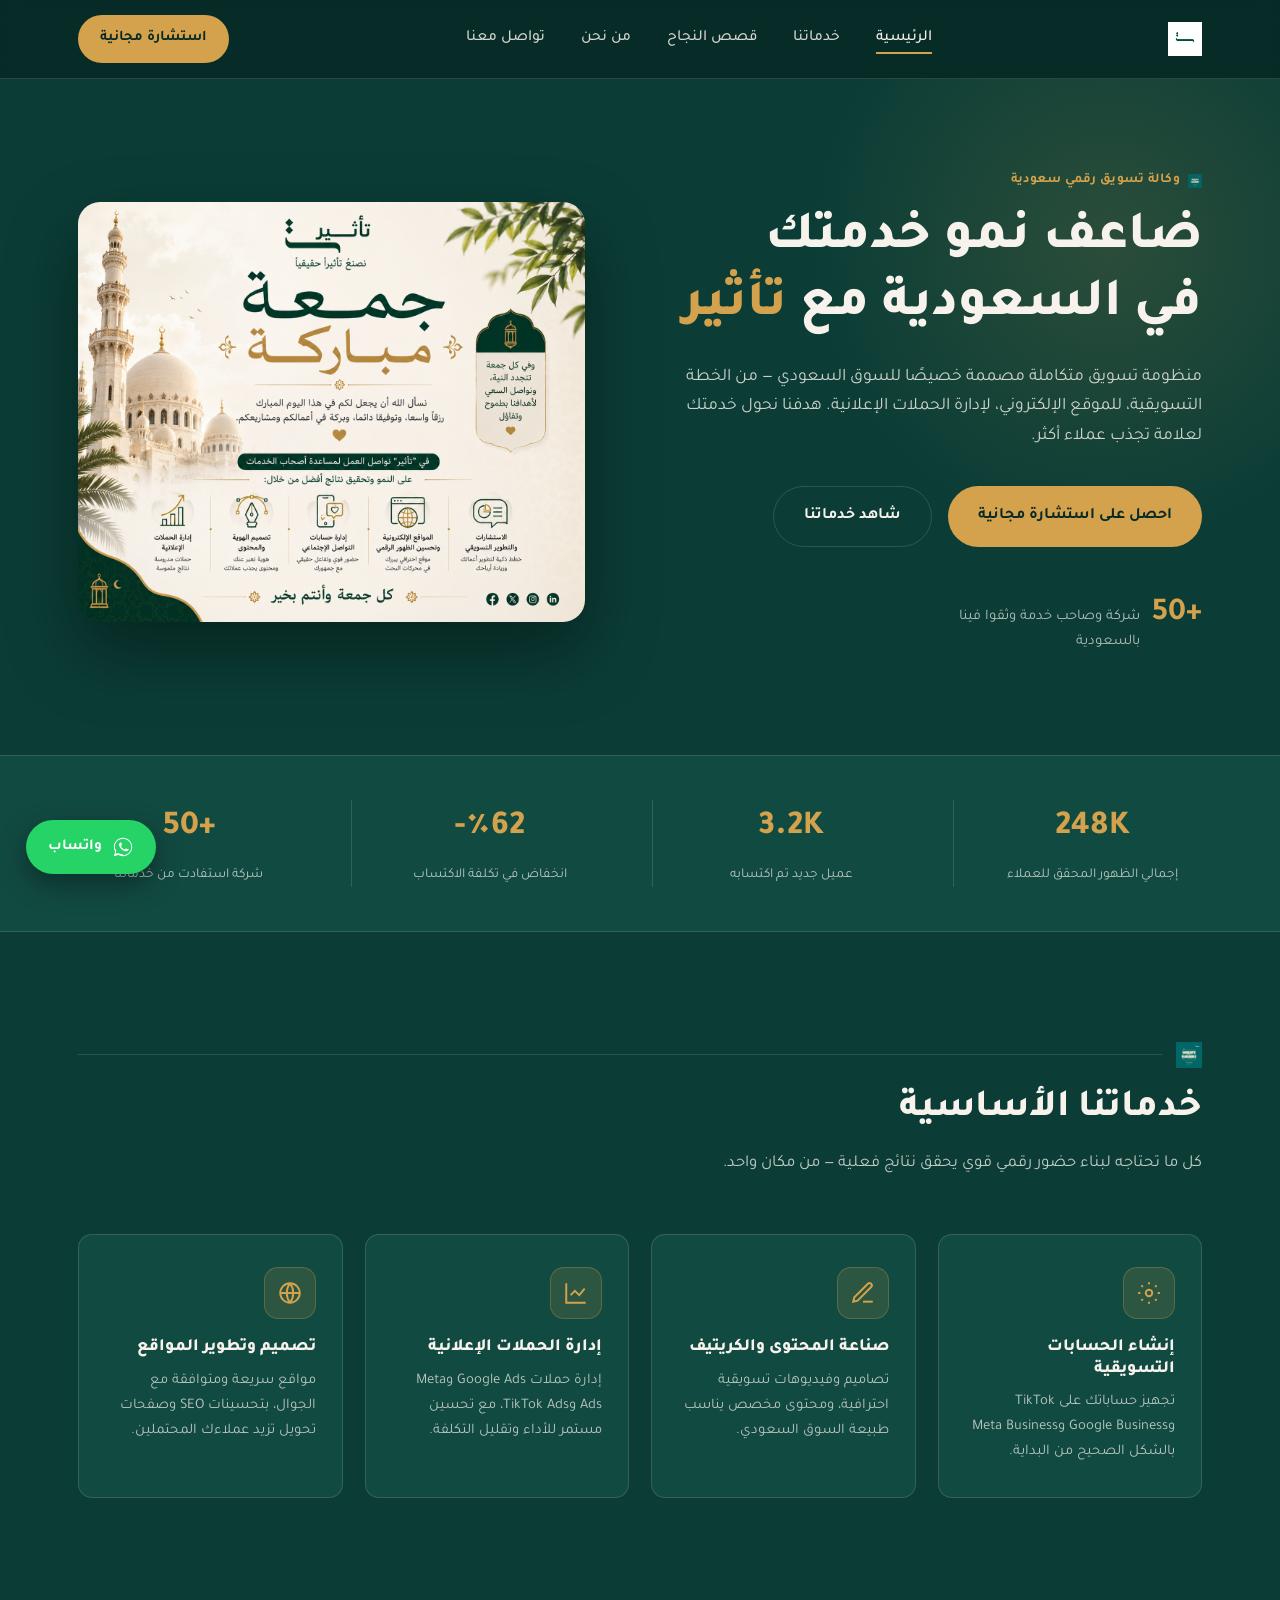
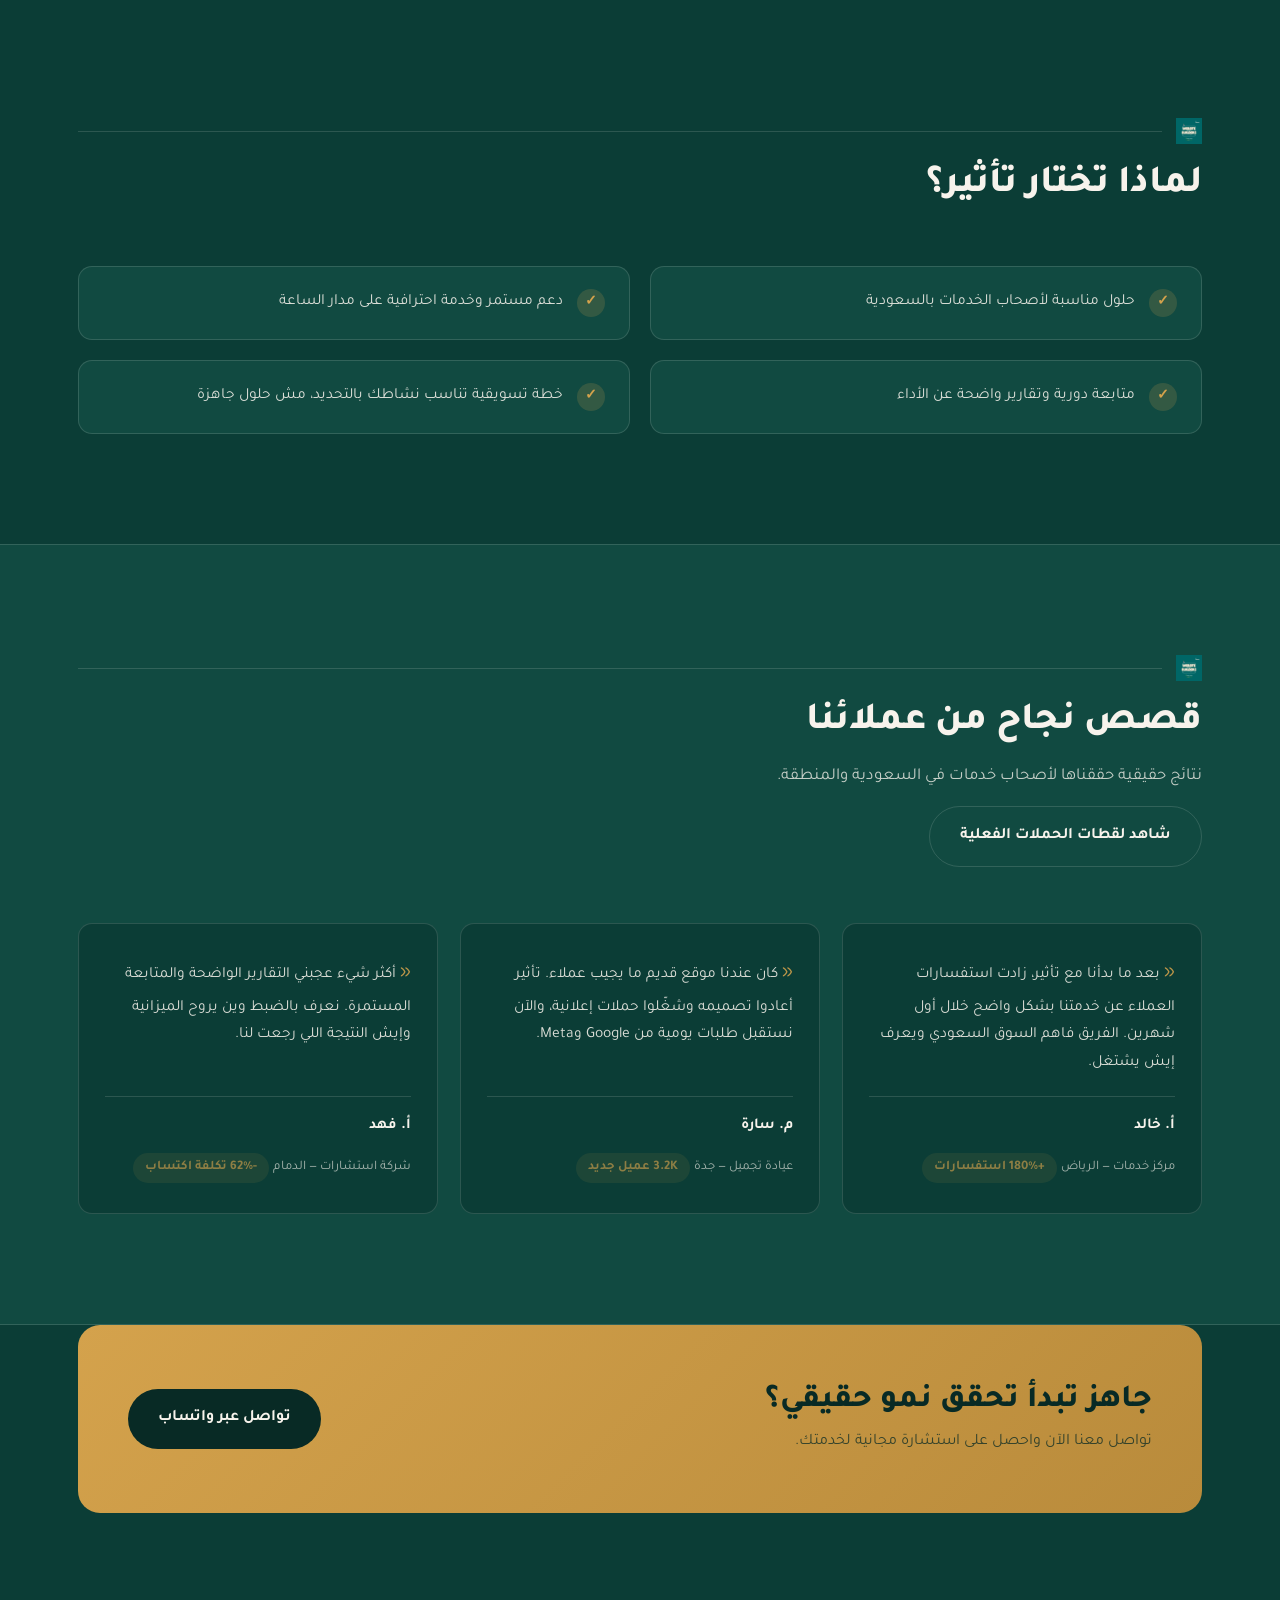
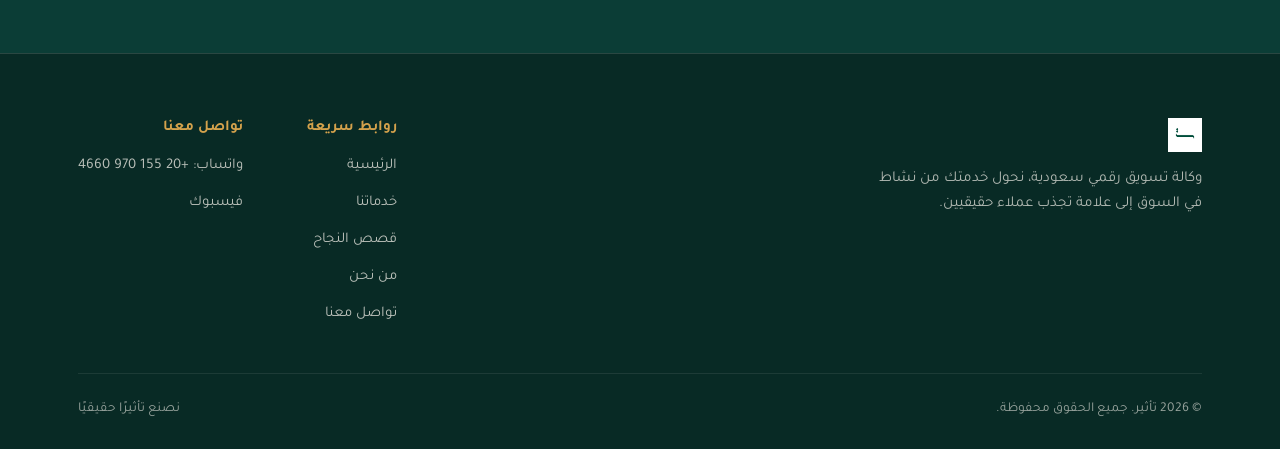
<file: index.html>
<!DOCTYPE html>
<html lang="ar" dir="rtl">
<head>
<meta charset="UTF-8">
<meta name="viewport" content="width=device-width, initial-scale=1.0">
<title>تأثير | وكالة تسويق رقمي في السعودية</title>
<meta name="description" content="تأثير وكالة تسويق رقمي ساعدت أكثر من 50 شركة في السعودية على الوصول لعملاء جدد وتحقيق نمو حقيقي من خلال التسويق الرقمي.">
<link rel="icon" href="images/mark.png" type="image/png">
<link rel="apple-touch-icon" href="images/logo.png">
<meta name="theme-color" content="#0B3D36">
<meta property="og:type" content="website">
<meta property="og:locale" content="ar_SA">
<meta property="og:site_name" content="تأثير">
<meta property="og:title" content="تأثير | وكالة تسويق رقمي في السعودية">
<meta property="og:description" content="تأثير وكالة تسويق رقمي ساعدت أكثر من 50 شركة في السعودية على الوصول لعملاء جدد وتحقيق نمو حقيقي من خلال التسويق الرقمي.">
<meta property="og:image" content="https://mohamedsa3d04.github.io/Taathier-Website/images/hero.png">
<meta property="og:url" content="https://mohamedsa3d04.github.io/Taathier-Website/">
<meta name="twitter:card" content="summary_large_image">
<link rel="canonical" href="https://mohamedsa3d04.github.io/Taathier-Website/">
<script type="application/ld+json">
{
  "@context": "https://schema.org",
  "@type": "ProfessionalService",
  "name": "تأثير",
  "description": "وكالة تسويق رقمي سعودية متخصصة في إدارة الحملات الإعلانية وتصميم المواقع وصناعة المحتوى.",
  "url": "https://mohamedsa3d04.github.io/Taathier-Website/",
  "logo": "https://mohamedsa3d04.github.io/Taathier-Website/images/logo.png",
  "image": "https://mohamedsa3d04.github.io/Taathier-Website/images/hero.png",
  "areaServed": "SA",
  "telephone": "+20-155-970-4660",
  "sameAs": ["https://www.facebook.com/taathier4marketing"]
}
</script>
<link rel="stylesheet" href="css/style.css">
<link rel="stylesheet" href="css/home.css">
</head>
<body>

<a href="#main-content" class="skip-link">انتقل إلى المحتوى</a>

<header class="site-header">
  <div class="wrap">
    <a href="index.html" class="brand">
      <img src="images/logo.png" alt="تأثير">
    </a>
    <nav class="main-nav">
      <ul>
        <li><a href="index.html" class="active">الرئيسية</a></li>
        <li><a href="services.html">خدماتنا</a></li>
        <li><a href="case-studies.html">قصص النجاح</a></li>
        <li><a href="about.html">من نحن</a></li>
        <li><a href="contact.html">تواصل معنا</a></li>
      </ul>
    </nav>
    <a href="https://wa.me/201559704660" class="nav-cta" target="_blank" rel="noopener">
      استشارة مجانية
    </a>
    <button class="nav-toggle" aria-label="فتح القائمة">☰</button>
  </div>
</header>

<!-- ===================== HERO ===================== -->
<main id="main-content">
<section class="hero">
  <div class="wrap hero-grid">
    <div class="hero-copy">
      <div class="eyebrow">
        <img src="images/mark.png" class="mark" alt="">
        وكالة تسويق رقمي سعودية
      </div>
      <h1>ضاعف نمو خدمتك<br>في السعودية مع <span class="accent">تأثير</span></h1>
      <p class="hero-sub">
        منظومة تسويق متكاملة مصممة خصيصًا للسوق السعودي — من الخطة التسويقية، للموقع الإلكتروني، لإدارة الحملات الإعلانية. هدفنا نحول خدمتك لعلامة تجذب عملاء أكثر.
      </p>
      <div class="hero-actions">
        <a href="https://wa.me/201559704660" class="btn btn-primary" target="_blank" rel="noopener">
          احصل على استشارة مجانية
        </a>
        <a href="services.html" class="btn btn-ghost">شاهد خدماتنا</a>
      </div>
      <div class="hero-trust">
        <strong>+50</strong>
        <span>شركة وصاحب خدمة وثقوا فينا بالسعودية</span>
      </div>
    </div>
    <div class="hero-visual">
      <img src="images/hero.png" alt="نتائج حملات تأثير التسويقية" width="560" height="420" fetchpriority="high">
    </div>
  </div>
</section>

<!-- ===================== STATS STRIP ===================== -->
<section class="stats-strip">
  <div class="wrap stats-grid">
    <div class="stat">
      <span class="stat-num">248K</span>
      <span class="stat-label">إجمالي الظهور المحقق للعملاء</span>
    </div>
    <div class="stat">
      <span class="stat-num">3.2K</span>
      <span class="stat-label">عميل جديد تم اكتسابه</span>
    </div>
    <div class="stat">
      <span class="stat-num">٪62-</span>
      <span class="stat-label">انخفاض في تكلفة الاكتساب</span>
    </div>
    <div class="stat">
      <span class="stat-num">+50</span>
      <span class="stat-label">شركة استفادت من خدماتنا</span>
    </div>
  </div>
</section>

<!-- ===================== SERVICES ===================== -->
<section class="section services-section">
  <div class="wrap">
    <div class="mark-divider">
      <img src="images/mark.png" class="mark-icon" alt="">
      <span class="line"></span>
    </div>
    <div class="section-head">
      <h2>خدماتنا الأساسية</h2>
      <p>كل ما تحتاجه لبناء حضور رقمي قوي يحقق نتائج فعلية — من مكان واحد.</p>
    </div>

    <div class="services-grid">
      <article class="service-card">
        <div class="service-icon" aria-hidden="true">
          <svg viewBox="0 0 24 24" fill="none" stroke="currentColor" stroke-width="1.8"><circle cx="12" cy="12" r="3"/><path d="M12 2v2M12 20v2M4.93 4.93l1.41 1.41M17.66 17.66l1.41 1.41M2 12h2M20 12h2M4.93 19.07l1.41-1.41M17.66 6.34l1.41-1.41"/></svg>
        </div>
        <h3>إنشاء الحسابات التسويقية</h3>
        <p>تجهيز حساباتك على TikTok وGoogle Business وMeta Business بالشكل الصحيح من البداية.</p>
      </article>

      <article class="service-card">
        <div class="service-icon" aria-hidden="true">
          <svg viewBox="0 0 24 24" fill="none" stroke="currentColor" stroke-width="1.8"><path d="M12 20h9"/><path d="M16.5 3.5a2.1 2.1 0 0 1 3 3L7 19l-4 1 1-4 12.5-12.5z"/></svg>
        </div>
        <h3>صناعة المحتوى والكريتيف</h3>
        <p>تصاميم وفيديوهات تسويقية احترافية، ومحتوى مخصص يناسب طبيعة السوق السعودي.</p>
      </article>

      <article class="service-card">
        <div class="service-icon" aria-hidden="true">
          <svg viewBox="0 0 24 24" fill="none" stroke="currentColor" stroke-width="1.8"><path d="M3 3v18h18"/><path d="M7 14l4-4 4 4 5-6"/></svg>
        </div>
        <h3>إدارة الحملات الإعلانية</h3>
        <p>إدارة حملات Google Ads وMeta Ads وTikTok Ads، مع تحسين مستمر للأداء وتقليل التكلفة.</p>
      </article>

      <article class="service-card">
        <div class="service-icon" aria-hidden="true">
          <svg viewBox="0 0 24 24" fill="none" stroke="currentColor" stroke-width="1.8"><circle cx="12" cy="12" r="9"/><path d="M3 12h18"/><path d="M12 3a15 15 0 0 1 0 18"/><path d="M12 3a15 15 0 0 0 0 18"/></svg>
        </div>
        <h3>تصميم وتطوير المواقع</h3>
        <p>مواقع سريعة ومتوافقة مع الجوال، بتحسينات SEO وصفحات تحويل تزيد عملاءك المحتملين.</p>
      </article>
    </div>
  </div>
</section>

<!-- ===================== WHY US ===================== -->
<section class="section why-section">
  <div class="wrap">
    <div class="mark-divider">
      <img src="images/mark.png" class="mark-icon" alt="">
      <span class="line"></span>
    </div>
    <div class="section-head">
      <h2>لماذا تختار تأثير؟</h2>
    </div>
    <div class="why-grid">
      <div class="why-item">
        <span class="why-check">✓</span>
        <p>حلول مناسبة لأصحاب الخدمات بالسعودية</p>
      </div>
      <div class="why-item">
        <span class="why-check">✓</span>
        <p>دعم مستمر وخدمة احترافية على مدار الساعة</p>
      </div>
      <div class="why-item">
        <span class="why-check">✓</span>
        <p>متابعة دورية وتقارير واضحة عن الأداء</p>
      </div>
      <div class="why-item">
        <span class="why-check">✓</span>
        <p>خطة تسويقية تناسب نشاطك بالتحديد، مش حلول جاهزة</p>
      </div>
    </div>
  </div>
</section>

<!-- ===================== TESTIMONIALS ===================== -->
<section class="section testimonials-section">
  <div class="wrap">
    <div class="mark-divider">
      <img src="images/mark.png" class="mark-icon" alt="" loading="lazy">
      <span class="line"></span>
    </div>
    <div class="section-head">
      <h2>قصص نجاح من عملائنا</h2>
      <p>نتائج حقيقية حققناها لأصحاب خدمات في السعودية والمنطقة.</p>
      <a href="case-studies.html" class="btn btn-ghost" style="margin-top:14px;display:inline-flex;">شاهد لقطات الحملات الفعلية</a>
    </div>
    <div class="testimonials-grid">
      <article class="testimonial-card">
        <p class="testimonial-quote">بعد ما بدأنا مع تأثير، زادت استفسارات العملاء عن خدمتنا بشكل واضح خلال أول شهرين. الفريق فاهم السوق السعودي ويعرف إيش يشتغل.</p>
        <div class="testimonial-meta">
          <strong>أ. خالد</strong>
          <span>مركز خدمات — الرياض</span>
          <span class="testimonial-result">+180% استفسارات</span>
        </div>
      </article>
      <article class="testimonial-card">
        <p class="testimonial-quote">كان عندنا موقع قديم ما يجيب عملاء. تأثير أعادوا تصميمه وشغّلوا حملات إعلانية، والآن نستقبل طلبات يومية من Google وMeta.</p>
        <div class="testimonial-meta">
          <strong>م. سارة</strong>
          <span>عيادة تجميل — جدة</span>
          <span class="testimonial-result">3.2K عميل جديد</span>
        </div>
      </article>
      <article class="testimonial-card">
        <p class="testimonial-quote">أكثر شيء عجبني التقارير الواضحة والمتابعة المستمرة. نعرف بالضبط وين يروح الميزانية وإيش النتيجة اللي رجعت لنا.</p>
        <div class="testimonial-meta">
          <strong>أ. فهد</strong>
          <span>شركة استشارات — الدمام</span>
          <span class="testimonial-result">-62% تكلفة اكتساب</span>
        </div>
      </article>
    </div>
  </div>
</section>

<!-- ===================== CTA BAND ===================== -->
<section class="cta-band">
  <div class="wrap cta-band-inner">
    <div>
      <h2>جاهز تبدأ تحقق نمو حقيقي؟</h2>
      <p>تواصل معنا الآن واحصل على استشارة مجانية لخدمتك.</p>
    </div>
    <a href="https://wa.me/201559704660" class="btn btn-primary" target="_blank" rel="noopener">
      تواصل عبر واتساب
    </a>
  </div>
</section>
</main>

<footer class="site-footer">
  <div class="wrap">
    <div class="footer-top">
      <div class="footer-brand">
        <a href="index.html" class="brand"><img src="images/logo.png" alt="تأثير"></a>
        <p>وكالة تسويق رقمي سعودية، نحول خدمتك من نشاط في السوق إلى علامة تجذب عملاء حقيقيين.</p>
      </div>
      <div class="footer-links">
        <div class="footer-col">
          <h4>روابط سريعة</h4>
          <ul>
            <li><a href="index.html">الرئيسية</a></li>
            <li><a href="services.html">خدماتنا</a></li>
            <li><a href="case-studies.html">قصص النجاح</a></li>
            <li><a href="about.html">من نحن</a></li>
            <li><a href="contact.html">تواصل معنا</a></li>
          </ul>
        </div>
        <div class="footer-col">
          <h4>تواصل معنا</h4>
          <ul>
            <li><a href="https://wa.me/201559704660" target="_blank" rel="noopener">واتساب: +20 155 970 4660</a></li>
            <li><a href="https://www.facebook.com/taathier4marketing" target="_blank" rel="noopener">فيسبوك</a></li>
          </ul>
        </div>
      </div>
    </div>
    <div class="footer-bottom">
      <span>© 2026 تأثير. جميع الحقوق محفوظة.</span>
      <span>نصنع تأثيرًا حقيقيًا</span>
    </div>
  </div>
</footer>

<a href="https://wa.me/201559704660" class="wa-float" target="_blank" rel="noopener" aria-label="تواصل عبر واتساب">
  <svg viewBox="0 0 24 24" fill="currentColor"><path d="M17.5 14.4c-.3-.1-1.7-.8-1.9-.9-.3-.1-.4-.1-.6.1-.2.3-.7.9-.8 1-.2.2-.3.2-.5.1-.3-.1-1.2-.4-2.2-1.3-.8-.7-1.4-1.6-1.6-1.9-.2-.3 0-.5.1-.6.1-.1.3-.3.4-.5.1-.1.2-.3.3-.4.1-.2 0-.3 0-.5C11 9.3 10.5 8 10.3 7.6c-.2-.4-.4-.4-.6-.4h-.5c-.2 0-.5.1-.7.3-.2.3-.9.9-.9 2.1 0 1.2.9 2.4 1 2.6.1.2 1.8 2.8 4.4 3.8.6.3 1.1.4 1.5.5.6.2 1.2.2 1.6.1.5-.1 1.7-.7 1.9-1.3.2-.6.2-1.1.2-1.2-.1-.1-.2-.2-.5-.3z"/><path d="M12 2C6.5 2 2 6.5 2 12c0 1.9.5 3.6 1.4 5.2L2 22l4.9-1.3c1.5.8 3.2 1.3 5.1 1.3 5.5 0 10-4.5 10-10S17.5 2 12 2zm0 18c-1.7 0-3.3-.5-4.6-1.3l-.3-.2-3.3.9.9-3.2-.2-.3C3.6 14.6 3 13.3 3 12c0-5 4-9 9-9s9 4 9 9-4 9-9 9z"/></svg>
  واتساب
</a>

<script src="js/main.js"></script>
</body>
</html>
</file>
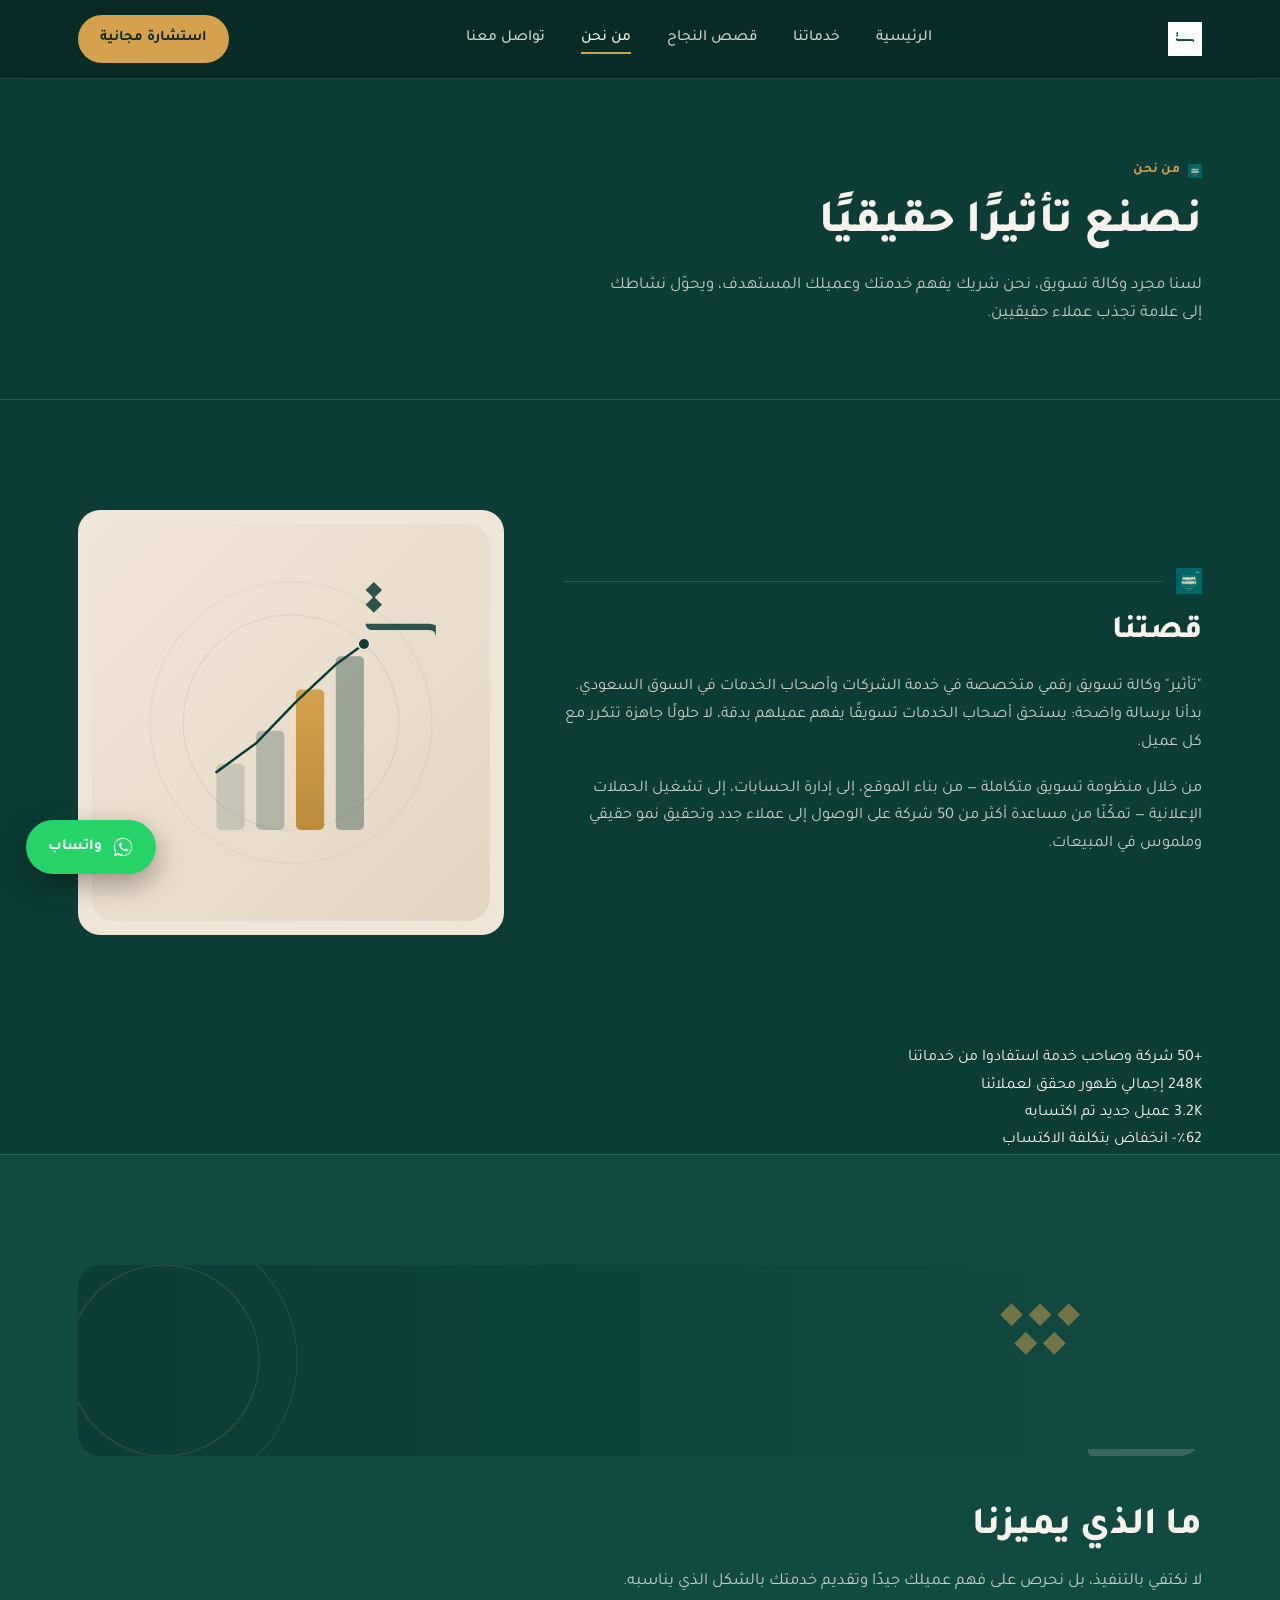
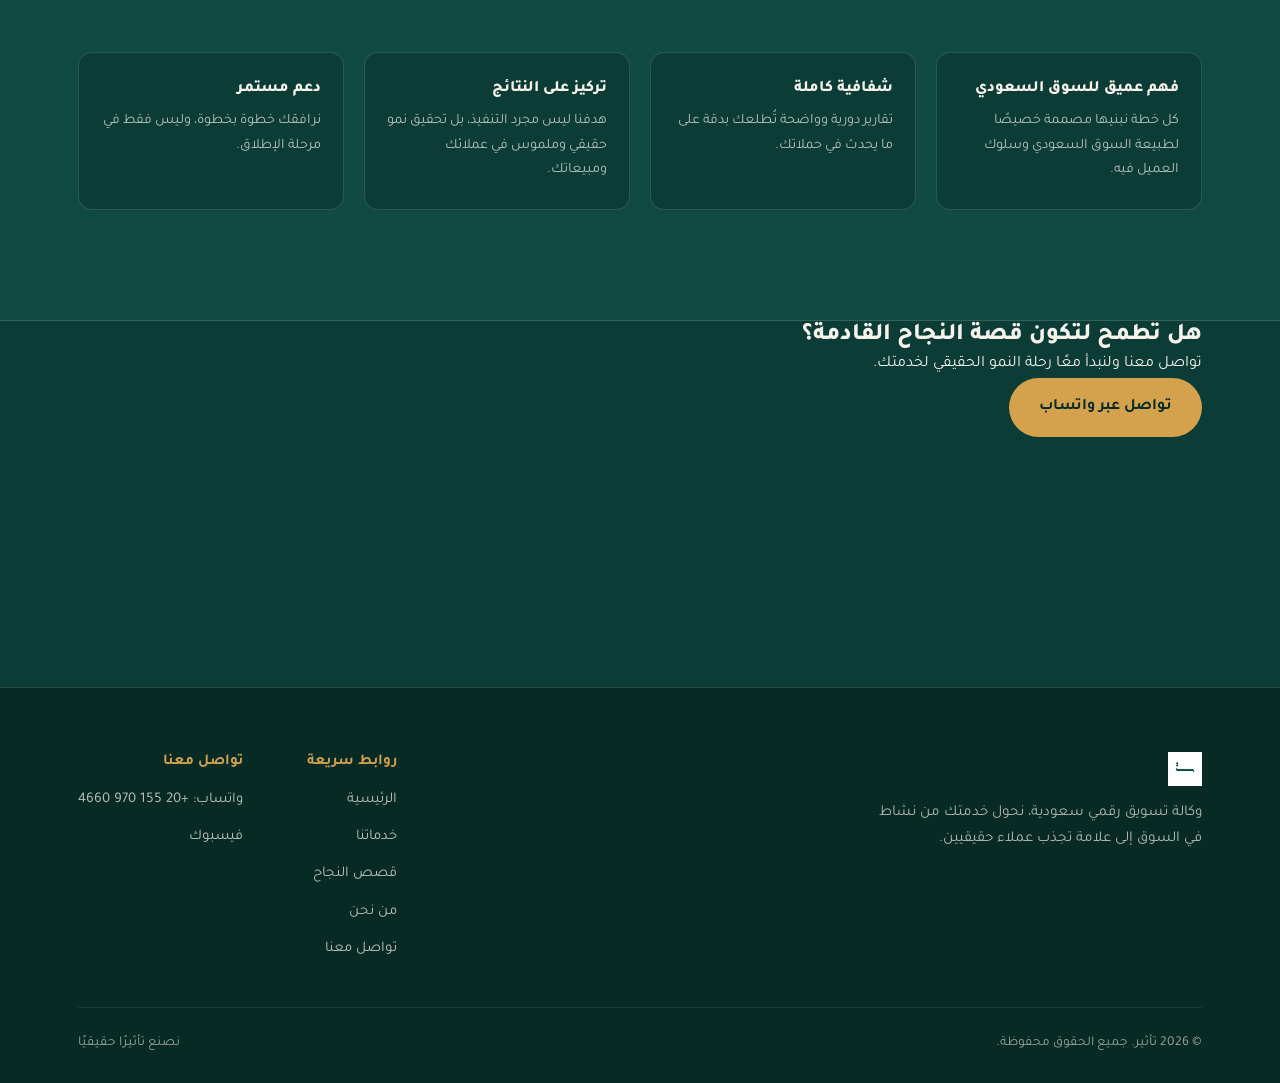
<file: about.html>
<!DOCTYPE html>
<html lang="ar" dir="rtl">
<head>
<meta charset="UTF-8">
<meta name="viewport" content="width=device-width, initial-scale=1.0">
<title>من نحن | تأثير</title>
<meta name="description" content="تأثير وكالة تسويق رقمي سعودية، ساعدنا أكثر من 50 شركة على تحقيق نمو حقيقي من خلال التسويق الرقمي.">
<link rel="icon" href="images/mark.png" type="image/png">
<link rel="apple-touch-icon" href="images/logo.png">
<meta name="theme-color" content="#0B3D36">
<meta property="og:type" content="website">
<meta property="og:locale" content="ar_SA">
<meta property="og:site_name" content="تأثير">
<meta property="og:title" content="من نحن | تأثير">
<meta property="og:description" content="تأثير وكالة تسويق رقمي سعودية، ساعدنا أكثر من 50 شركة على تحقيق نمو حقيقي من خلال التسويق الرقمي.">
<meta property="og:image" content="https://mohamedsa3d04.github.io/Taathier-Website/images/hero.png">
<meta property="og:url" content="https://mohamedsa3d04.github.io/Taathier-Website/about.html">
<meta name="twitter:card" content="summary_large_image">
<link rel="canonical" href="https://mohamedsa3d04.github.io/Taathier-Website/about.html">
<link rel="stylesheet" href="css/style.css">
<link rel="stylesheet" href="css/inner.css">
</head>
<body>

<a href="#main-content" class="skip-link">انتقل إلى المحتوى</a>

<header class="site-header">
  <div class="wrap">
    <a href="index.html" class="brand">
      <img src="images/logo.png" alt="تأثير">
    </a>
    <nav class="main-nav">
      <ul>
        <li><a href="index.html">الرئيسية</a></li>
        <li><a href="services.html">خدماتنا</a></li>
        <li><a href="case-studies.html">قصص النجاح</a></li>
        <li><a href="about.html" class="active">من نحن</a></li>
        <li><a href="contact.html">تواصل معنا</a></li>
      </ul>
    </nav>
    <a href="https://wa.me/201559704660" class="nav-cta" target="_blank" rel="noopener">
      استشارة مجانية
    </a>
    <button class="nav-toggle" aria-label="فتح القائمة">☰</button>
  </div>
</header>

<!-- ===================== PAGE HERO ===================== -->
<main id="main-content">
<section class="page-hero">
  <div class="wrap">
    <div class="eyebrow">
      <img src="images/mark.png" class="mark" alt="">
      من نحن
    </div>
    <h1>نصنع تأثيرًا حقيقيًا</h1>
    <p>لسنا مجرد وكالة تسويق، نحن شريك يفهم خدمتك وعميلك المستهدف، ويحوّل نشاطك إلى علامة تجذب عملاء حقيقيين.</p>
  </div>
</section>

<!-- ===================== STORY ===================== -->
<section class="section">
  <div class="wrap story-grid">
    <div class="story-copy">
      <div class="mark-divider">
        <img src="images/mark.png" class="mark-icon" alt="">
        <span class="line"></span>
      </div>
      <h2>قصتنا</h2>
      <p>
        "تأثير" وكالة تسويق رقمي متخصصة في خدمة الشركات وأصحاب الخدمات في السوق السعودي.
        بدأنا برسالة واضحة: يستحق أصحاب الخدمات تسويقًا يفهم عميلهم بدقة، لا حلولًا جاهزة تتكرر مع كل عميل.
      </p>
      <p>
        من خلال منظومة تسويق متكاملة — من بناء الموقع، إلى إدارة الحسابات، إلى تشغيل الحملات الإعلانية —
        تمكّنّا من مساعدة أكثر من 50 شركة على الوصول إلى عملاء جدد وتحقيق نمو حقيقي وملموس في المبيعات.
      </p>
    </div>
    <div class="story-visual">
      <img src="images/story-visual.svg" alt="نمو مستمر في نتائج عملاء تأثير" loading="lazy">
    </div>
  </div>
</section>

<!-- ===================== STATS ===================== -->
<section class="stats-strip">
  <div class="wrap stats-grid">
    <div class="stat">
      <span class="stat-num">+50</span>
      <span class="stat-label">شركة وصاحب خدمة استفادوا من خدماتنا</span>
    </div>
    <div class="stat">
      <span class="stat-num">248K</span>
      <span class="stat-label">إجمالي ظهور محقق لعملائنا</span>
    </div>
    <div class="stat">
      <span class="stat-num">3.2K</span>
      <span class="stat-label">عميل جديد تم اكتسابه</span>
    </div>
    <div class="stat">
      <span class="stat-num">٪62-</span>
      <span class="stat-label">انخفاض بتكلفة الاكتساب</span>
    </div>
  </div>
</section>

<!-- ===================== VALUES ===================== -->
<section class="section values-section">
  <div class="wrap">
    <img src="images/values-banner.svg" alt="" class="values-banner" loading="lazy">
    <div class="section-head">
      <h2>ما الذي يميزنا</h2>
      <p>لا نكتفي بالتنفيذ، بل نحرص على فهم عميلك جيدًا وتقديم خدمتك بالشكل الذي يناسبه.</p>
    </div>
    <div class="values-grid">
      <div class="value-card">
        <h3>فهم عميق للسوق السعودي</h3>
        <p>كل خطة نبنيها مصممة خصيصًا لطبيعة السوق السعودي وسلوك العميل فيه.</p>
      </div>
      <div class="value-card">
        <h3>شفافية كاملة</h3>
        <p>تقارير دورية وواضحة تُطلعك بدقة على ما يحدث في حملاتك.</p>
      </div>
      <div class="value-card">
        <h3>تركيز على النتائج</h3>
        <p>هدفنا ليس مجرد التنفيذ، بل تحقيق نمو حقيقي وملموس في عملائك ومبيعاتك.</p>
      </div>
      <div class="value-card">
        <h3>دعم مستمر</h3>
        <p>نرافقك خطوة بخطوة، وليس فقط في مرحلة الإطلاق.</p>
      </div>
    </div>
  </div>
</section>

<!-- ===================== CTA BAND ===================== -->
<section class="section cta-section">
  <div class="wrap">
    <div class="cta-band cta-band-inner">
      <div>
        <h2>هل تطمح لتكون قصة النجاح القادمة؟</h2>
        <p>تواصل معنا ولنبدأ معًا رحلة النمو الحقيقي لخدمتك.</p>
      </div>
      <a href="https://wa.me/201559704660" class="btn btn-primary" target="_blank" rel="noopener">
        تواصل عبر واتساب
      </a>
    </div>
  </div>
</section>
</main>

<footer class="site-footer">
  <div class="wrap">
    <div class="footer-top">
      <div class="footer-brand">
        <a href="index.html" class="brand"><img src="images/logo.png" alt="تأثير"></a>
        <p>وكالة تسويق رقمي سعودية، نحول خدمتك من نشاط في السوق إلى علامة تجذب عملاء حقيقيين.</p>
      </div>
      <div class="footer-links">
        <div class="footer-col">
          <h4>روابط سريعة</h4>
          <ul>
            <li><a href="index.html">الرئيسية</a></li>
            <li><a href="services.html">خدماتنا</a></li>
            <li><a href="case-studies.html">قصص النجاح</a></li>
            <li><a href="about.html">من نحن</a></li>
            <li><a href="contact.html">تواصل معنا</a></li>
          </ul>
        </div>
        <div class="footer-col">
          <h4>تواصل معنا</h4>
          <ul>
            <li><a href="https://wa.me/201559704660" target="_blank" rel="noopener">واتساب: +20 155 970 4660</a></li>
            <li><a href="https://www.facebook.com/taathier4marketing" target="_blank" rel="noopener">فيسبوك</a></li>
          </ul>
        </div>
      </div>
    </div>
    <div class="footer-bottom">
      <span>© 2026 تأثير. جميع الحقوق محفوظة.</span>
      <span>نصنع تأثيرًا حقيقيًا</span>
    </div>
  </div>
</footer>

<a href="https://wa.me/201559704660" class="wa-float" target="_blank" rel="noopener" aria-label="تواصل عبر واتساب">
  <svg viewBox="0 0 24 24" fill="currentColor"><path d="M17.5 14.4c-.3-.1-1.7-.8-1.9-.9-.3-.1-.4-.1-.6.1-.2.3-.7.9-.8 1-.2.2-.3.2-.5.1-.3-.1-1.2-.4-2.2-1.3-.8-.7-1.4-1.6-1.6-1.9-.2-.3 0-.5.1-.6.1-.1.3-.3.4-.5.1-.1.2-.3.3-.4.1-.2 0-.3 0-.5C11 9.3 10.5 8 10.3 7.6c-.2-.4-.4-.4-.6-.4h-.5c-.2 0-.5.1-.7.3-.2.3-.9.9-.9 2.1 0 1.2.9 2.4 1 2.6.1.2 1.8 2.8 4.4 3.8.6.3 1.1.4 1.5.5.6.2 1.2.2 1.6.1.5-.1 1.7-.7 1.9-1.3.2-.6.2-1.1.2-1.2-.1-.1-.2-.2-.5-.3z"/><path d="M12 2C6.5 2 2 6.5 2 12c0 1.9.5 3.6 1.4 5.2L2 22l4.9-1.3c1.5.8 3.2 1.3 5.1 1.3 5.5 0 10-4.5 10-10S17.5 2 12 2zm0 18c-1.7 0-3.3-.5-4.6-1.3l-.3-.2-3.3.9.9-3.2-.2-.3C3.6 14.6 3 13.3 3 12c0-5 4-9 9-9s9 4 9 9-4 9-9 9z"/></svg>
  واتساب
</a>

<script src="js/main.js"></script>
</body>
</html>
</file>
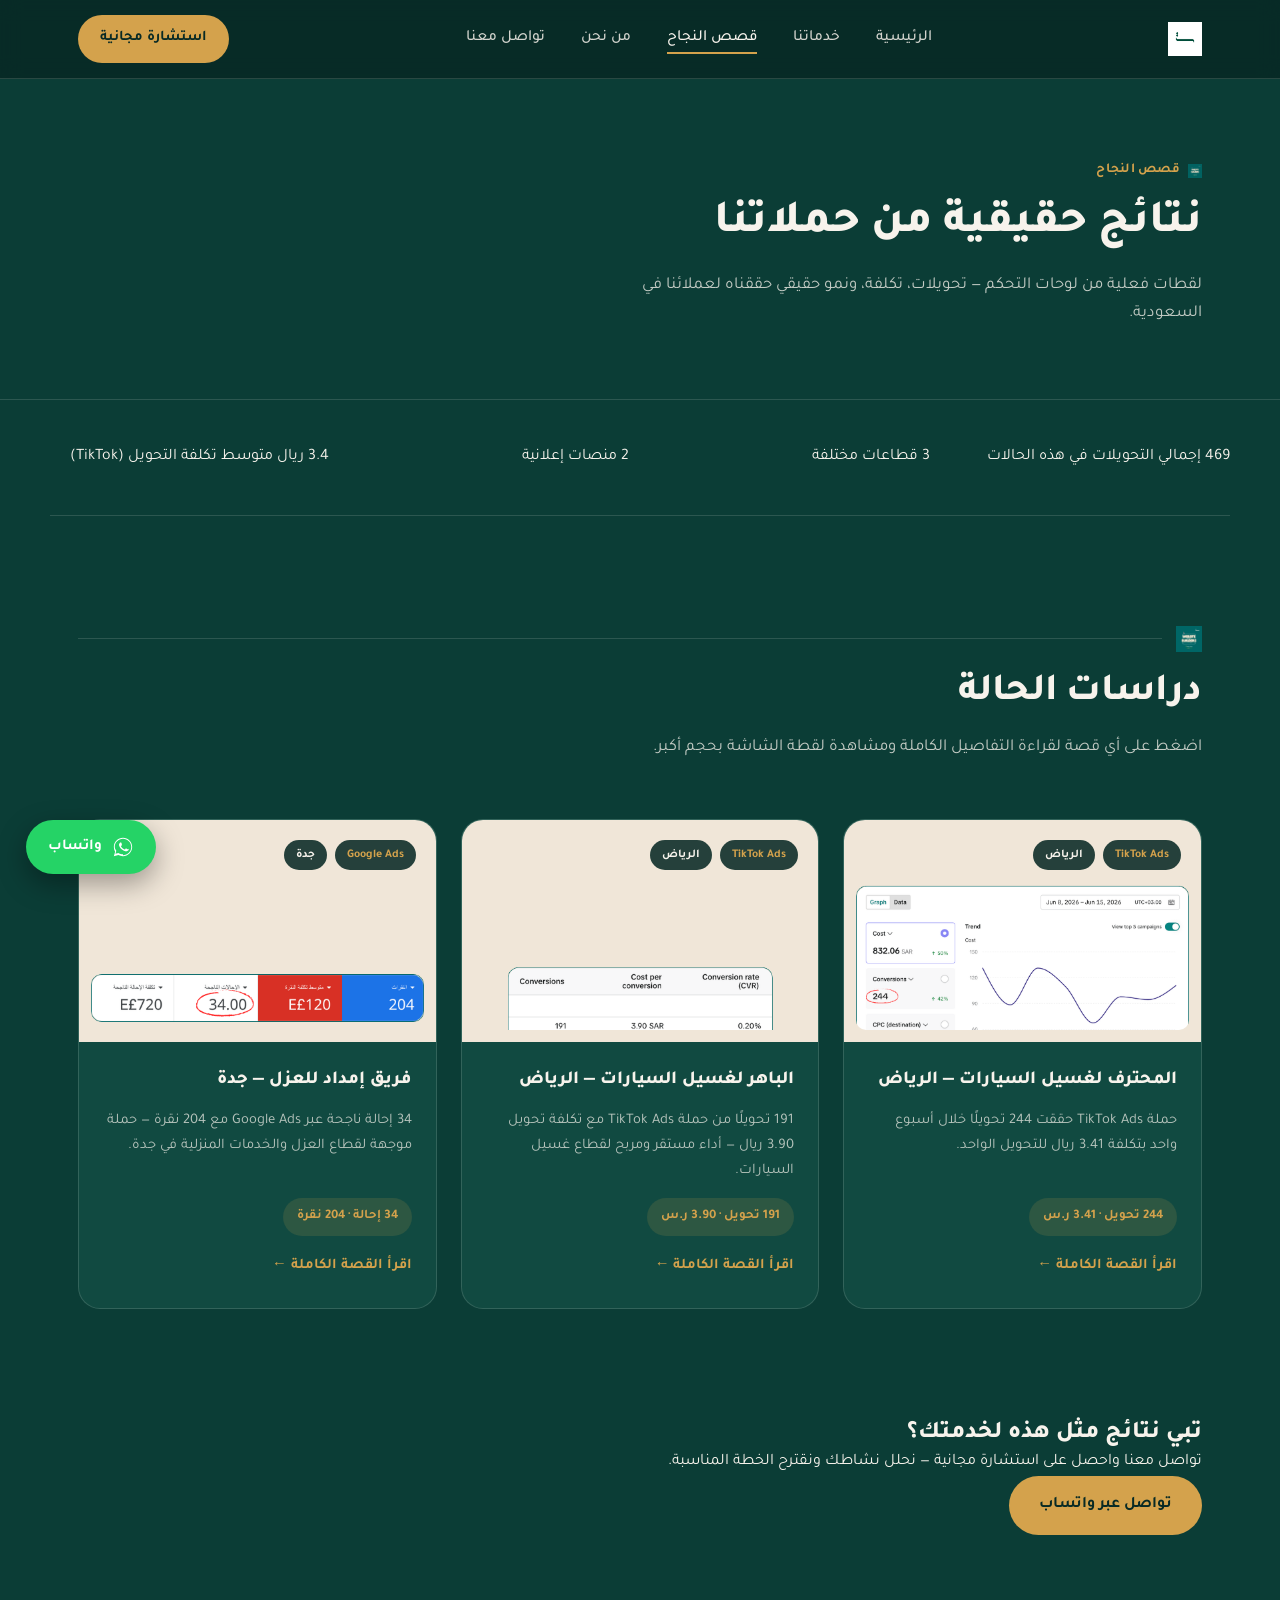
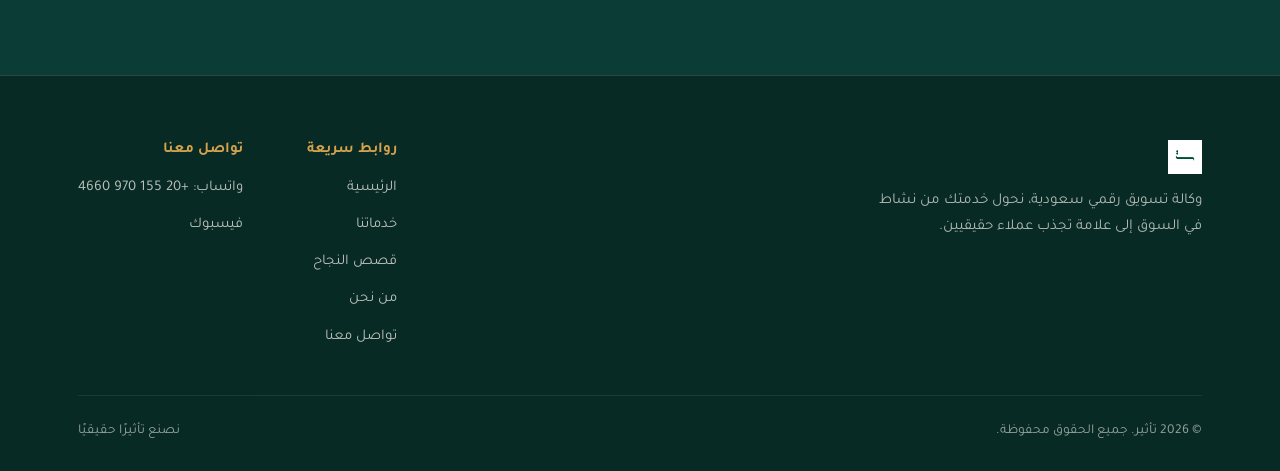
<file: case-studies.html>
<!DOCTYPE html>
<html lang="ar" dir="rtl">
<head>
<meta charset="UTF-8">
<meta name="viewport" content="width=device-width, initial-scale=1.0">
<title>قصص النجاح | تأثير</title>
<meta name="description" content="نتائج حقيقية من حملات تأثير التسويقية — TikTok Ads وGoogle Ads لشركات في الرياض وجدة. شاهد أرقام التحويلات والتكلفة الفعلية.">
<link rel="icon" href="images/mark.png" type="image/png">
<link rel="apple-touch-icon" href="images/logo.png">
<meta name="theme-color" content="#0B3D36">
<meta property="og:type" content="website">
<meta property="og:locale" content="ar_SA">
<meta property="og:site_name" content="تأثير">
<meta property="og:title" content="قصص النجاح | تأثير">
<meta property="og:description" content="نتائج حقيقية من حملات تأثير التسويقية — TikTok Ads وGoogle Ads لشركات في الرياض وجدة.">
<meta property="og:image" content="https://mohamedsa3d04.github.io/Taathier-Website/images/case-studies/mohtarif-tiktok-riyadh.png">
<meta property="og:url" content="https://mohamedsa3d04.github.io/Taathier-Website/case-studies.html">
<meta name="twitter:card" content="summary_large_image">
<link rel="canonical" href="https://mohamedsa3d04.github.io/Taathier-Website/case-studies.html">
<link rel="stylesheet" href="css/style.css">
<link rel="stylesheet" href="css/inner.css">
<link rel="stylesheet" href="css/case-studies.css">
</head>
<body>

<a href="#main-content" class="skip-link">انتقل إلى المحتوى</a>

<header class="site-header">
  <div class="wrap">
    <a href="index.html" class="brand">
      <img src="images/logo.png" alt="تأثير">
    </a>
    <nav class="main-nav">
      <ul>
        <li><a href="index.html">الرئيسية</a></li>
        <li><a href="services.html">خدماتنا</a></li>
        <li><a href="case-studies.html" class="active">قصص النجاح</a></li>
        <li><a href="about.html">من نحن</a></li>
        <li><a href="contact.html">تواصل معنا</a></li>
      </ul>
    </nav>
    <a href="https://wa.me/201559704660" class="nav-cta" target="_blank" rel="noopener">
      استشارة مجانية
    </a>
    <button class="nav-toggle" aria-label="فتح القائمة">☰</button>
  </div>
</header>

<main id="main-content">

<section class="page-hero">
  <div class="wrap">
    <div class="eyebrow">
      <img src="images/mark.png" class="mark" alt="">
      قصص النجاح
    </div>
    <h1>نتائج حقيقية من حملاتنا</h1>
    <p>لقطات فعلية من لوحات التحكم — تحويلات، تكلفة، ونمو حقيقي حققناه لعملائنا في السعودية.</p>
  </div>
</section>

<section class="stats-strip">
  <div class="wrap cs-hero-stats">
    <div class="stat">
      <span class="stat-num">469</span>
      <span class="stat-label">إجمالي التحويلات في هذه الحالات</span>
    </div>
    <div class="stat">
      <span class="stat-num">3</span>
      <span class="stat-label">قطاعات مختلفة</span>
    </div>
    <div class="stat">
      <span class="stat-num">2</span>
      <span class="stat-label">منصات إعلانية</span>
    </div>
    <div class="stat">
      <span class="stat-num">3.4</span>
      <span class="stat-label">ريال متوسط تكلفة التحويل (TikTok)</span>
    </div>
  </div>
</section>

<section class="section">
  <div class="wrap">
    <div class="mark-divider">
      <img src="images/mark.png" class="mark-icon" alt="" loading="lazy">
      <span class="line"></span>
    </div>
    <div class="section-head">
      <h2>دراسات الحالة</h2>
      <p>اضغط على أي قصة لقراءة التفاصيل الكاملة ومشاهدة لقطة الشاشة بحجم أكبر.</p>
    </div>

    <div class="cs-grid">

      <article class="cs-card">
        <a href="case-study-mohtarif.html" class="cs-card-thumb">
          <img src="images/case-studies/mohtarif-tiktok-riyadh.png" alt="نتائج TikTok Ads لشركة المحترف لغسيل السيارات" loading="lazy">
          <div class="cs-card-badges">
            <span class="cs-badge cs-badge--platform">TikTok Ads</span>
            <span class="cs-badge">الرياض</span>
          </div>
        </a>
        <div class="cs-card-body">
          <h2>المحترف لغسيل السيارات — الرياض</h2>
          <p>حملة TikTok Ads حققت 244 تحويلًا خلال أسبوع واحد بتكلفة 3.41 ريال للتحويل الواحد.</p>
          <span class="cs-card-metric">244 تحويل · 3.41 ر.س</span>
          <a href="case-study-mohtarif.html" class="cs-card-link">اقرأ القصة الكاملة ←</a>
        </div>
      </article>

      <article class="cs-card">
        <a href="case-study-baher.html" class="cs-card-thumb">
          <img src="images/case-studies/baher-tiktok-riyadh.png" alt="نتائج TikTok Ads لشركة الباهر لغسيل السيارات" loading="lazy">
          <div class="cs-card-badges">
            <span class="cs-badge cs-badge--platform">TikTok Ads</span>
            <span class="cs-badge">الرياض</span>
          </div>
        </a>
        <div class="cs-card-body">
          <h2>الباهر لغسيل السيارات — الرياض</h2>
          <p>191 تحويلًا من حملة TikTok Ads مع تكلفة تحويل 3.90 ريال — أداء مستقر ومربح لقطاع غسيل السيارات.</p>
          <span class="cs-card-metric">191 تحويل · 3.90 ر.س</span>
          <a href="case-study-baher.html" class="cs-card-link">اقرأ القصة الكاملة ←</a>
        </div>
      </article>

      <article class="cs-card">
        <a href="case-study-emdad.html" class="cs-card-thumb">
          <img src="images/case-studies/emdad-google-jeddah.png" alt="نتائج Google Ads لفريق إمداد للعزل" loading="lazy">
          <div class="cs-card-badges">
            <span class="cs-badge cs-badge--platform">Google Ads</span>
            <span class="cs-badge">جدة</span>
          </div>
        </a>
        <div class="cs-card-body">
          <h2>فريق إمداد للعزل — جدة</h2>
          <p>34 إحالة ناجحة عبر Google Ads مع 204 نقرة — حملة موجهة لقطاع العزل والخدمات المنزلية في جدة.</p>
          <span class="cs-card-metric">34 إحالة · 204 نقرة</span>
          <a href="case-study-emdad.html" class="cs-card-link">اقرأ القصة الكاملة ←</a>
        </div>
      </article>

    </div>
  </div>
</section>

<section class="cta-band">
  <div class="wrap cta-band-inner">
    <div>
      <h2>تبي نتائج مثل هذه لخدمتك؟</h2>
      <p>تواصل معنا واحصل على استشارة مجانية — نحلل نشاطك ونقترح الخطة المناسبة.</p>
    </div>
    <a href="https://wa.me/201559704660" class="btn btn-primary" target="_blank" rel="noopener">
      تواصل عبر واتساب
    </a>
  </div>
</section>

</main>

<footer class="site-footer">
  <div class="wrap">
    <div class="footer-top">
      <div class="footer-brand">
        <a href="index.html" class="brand"><img src="images/logo.png" alt="تأثير"></a>
        <p>وكالة تسويق رقمي سعودية، نحول خدمتك من نشاط في السوق إلى علامة تجذب عملاء حقيقيين.</p>
      </div>
      <div class="footer-links">
        <div class="footer-col">
          <h4>روابط سريعة</h4>
          <ul>
            <li><a href="index.html">الرئيسية</a></li>
            <li><a href="services.html">خدماتنا</a></li>
            <li><a href="case-studies.html">قصص النجاح</a></li>
            <li><a href="about.html">من نحن</a></li>
            <li><a href="contact.html">تواصل معنا</a></li>
          </ul>
        </div>
        <div class="footer-col">
          <h4>تواصل معنا</h4>
          <ul>
            <li><a href="https://wa.me/201559704660" target="_blank" rel="noopener">واتساب: +20 155 970 4660</a></li>
            <li><a href="https://www.facebook.com/taathier4marketing" target="_blank" rel="noopener">فيسبوك</a></li>
          </ul>
        </div>
      </div>
    </div>
    <div class="footer-bottom">
      <span>© 2026 تأثير. جميع الحقوق محفوظة.</span>
      <span>نصنع تأثيرًا حقيقيًا</span>
    </div>
  </div>
</footer>

<a href="https://wa.me/201559704660" class="wa-float" target="_blank" rel="noopener" aria-label="تواصل عبر واتساب">
  <svg viewBox="0 0 24 24" fill="currentColor"><path d="M17.5 14.4c-.3-.1-1.7-.8-1.9-.9-.3-.1-.4-.1-.6.1-.2.3-.7.9-.8 1-.2.2-.3.2-.5.1-.3-.1-1.2-.4-2.2-1.3-.8-.7-1.4-1.6-1.6-1.9-.2-.3 0-.5.1-.6.1-.1.3-.3.4-.5.1-.1.2-.3.3-.4.1-.2 0-.3 0-.5C11 9.3 10.5 8 10.3 7.6c-.2-.4-.4-.4-.6-.4h-.5c-.2 0-.5.1-.7.3-.2.3-.9.9-.9 2.1 0 1.2.9 2.4 1 2.6.1.2 1.8 2.8 4.4 3.8.6.3 1.1.4 1.5.5.6.2 1.2.2 1.6.1.5-.1 1.7-.7 1.9-1.3.2-.6.2-1.1.2-1.2-.1-.1-.2-.2-.5-.3z"/><path d="M12 2C6.5 2 2 6.5 2 12c0 1.9.5 3.6 1.4 5.2L2 22l4.9-1.3c1.5.8 3.2 1.3 5.1 1.3 5.5 0 10-4.5 10-10S17.5 2 12 2zm0 18c-1.7 0-3.3-.5-4.6-1.3l-.3-.2-3.3.9.9-3.2-.2-.3C3.6 14.6 3 13.3 3 12c0-5 4-9 9-9s9 4 9 9-4 9-9 9z"/></svg>
  واتساب
</a>

<script src="js/main.js"></script>
</body>
</html>
</file>
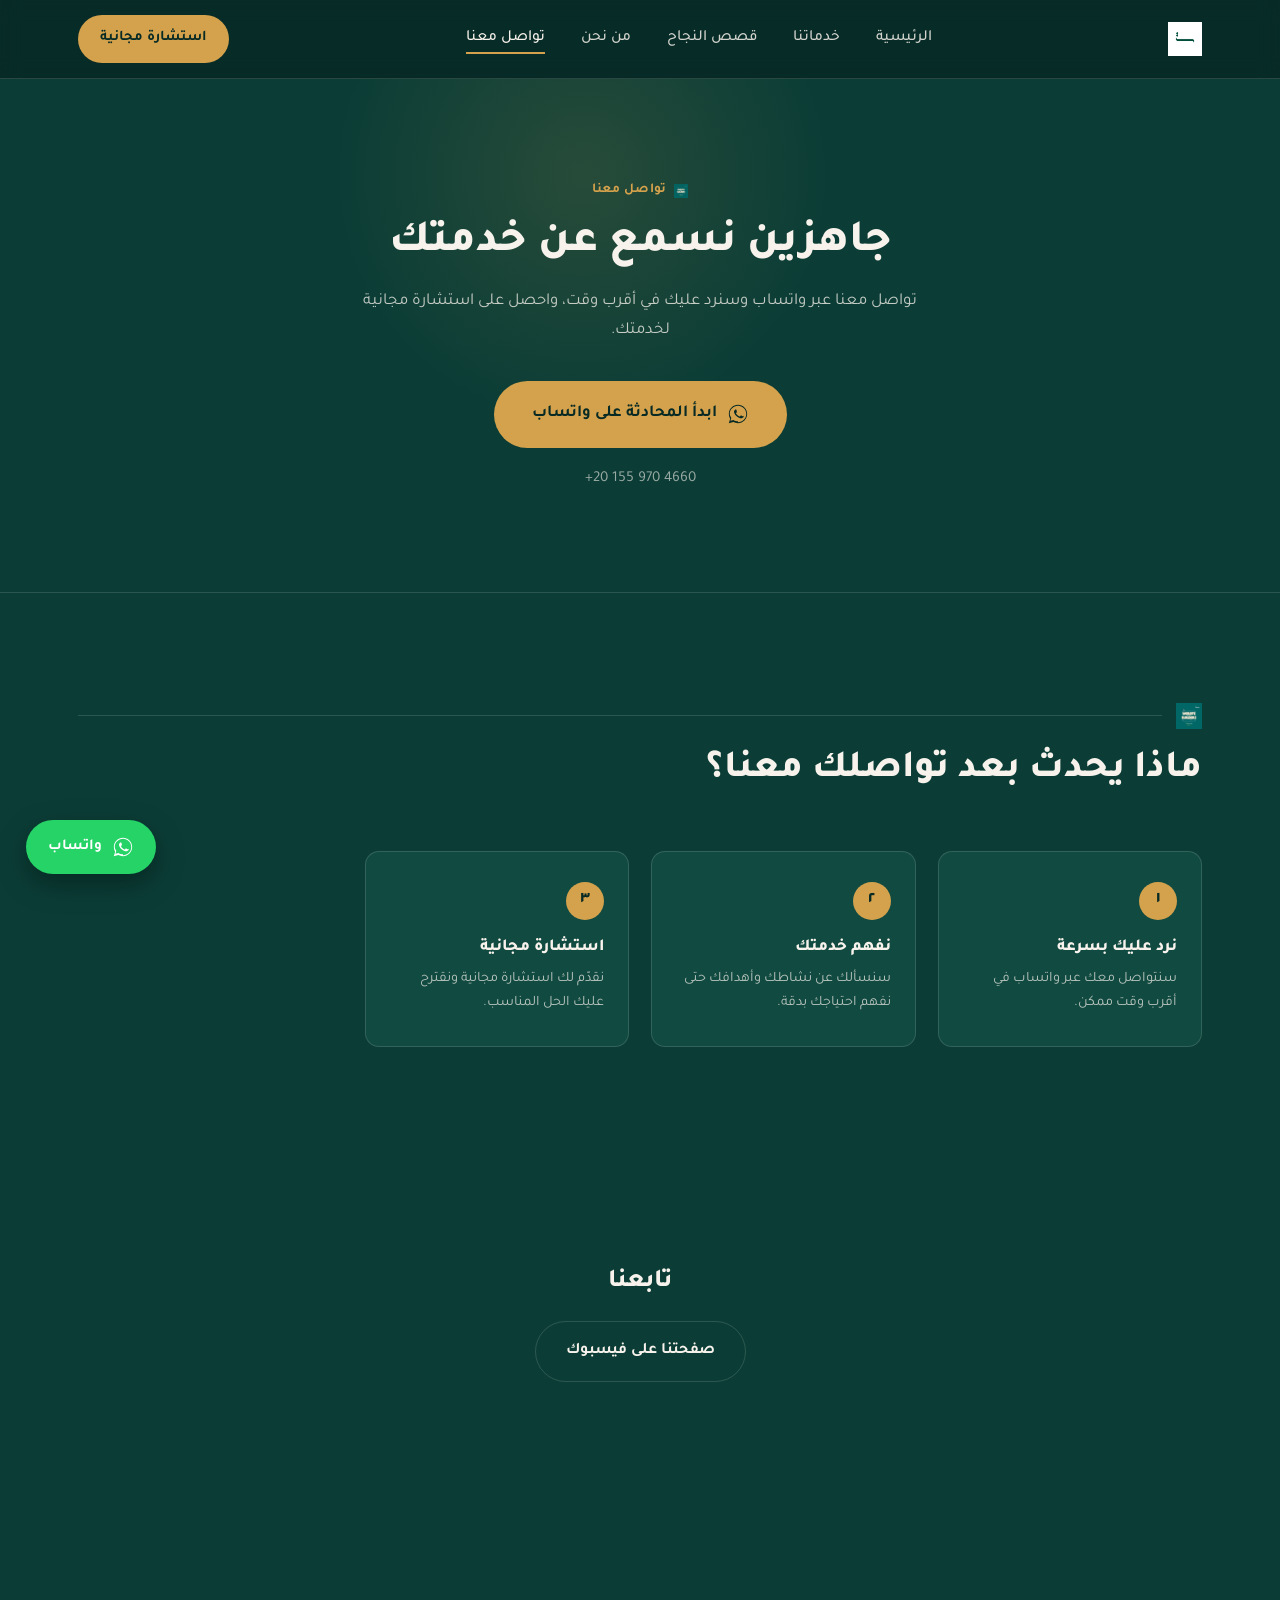
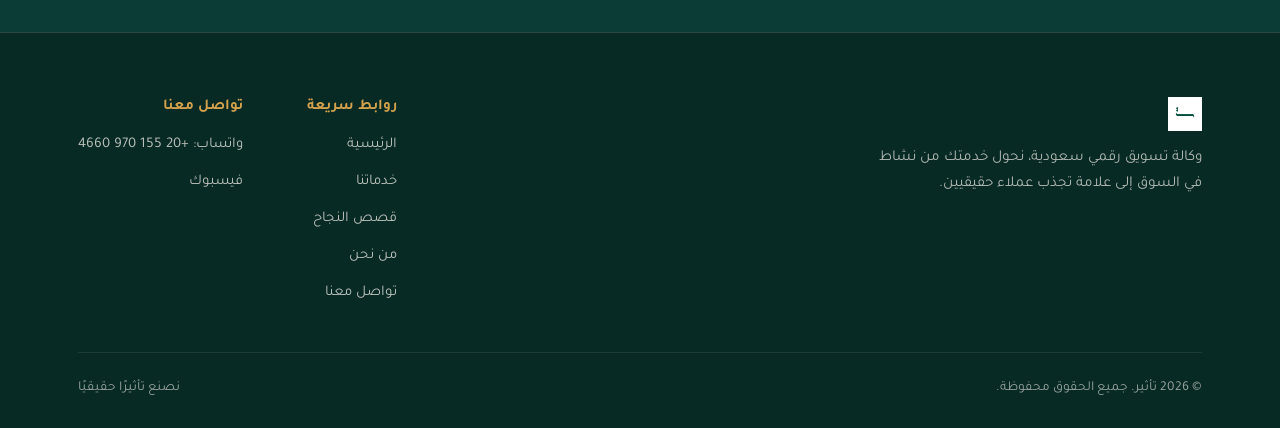
<file: contact.html>
<!DOCTYPE html>
<html lang="ar" dir="rtl">
<head>
<meta charset="UTF-8">
<meta name="viewport" content="width=device-width, initial-scale=1.0">
<title>تواصل معنا | تأثير</title>
<meta name="description" content="تواصل مع تأثير عبر واتساب واحصل على استشارة مجانية لخدمتك.">
<link rel="icon" href="images/mark.png" type="image/png">
<link rel="apple-touch-icon" href="images/logo.png">
<meta name="theme-color" content="#0B3D36">
<meta property="og:type" content="website">
<meta property="og:locale" content="ar_SA">
<meta property="og:site_name" content="تأثير">
<meta property="og:title" content="تواصل معنا | تأثير">
<meta property="og:description" content="تواصل مع تأثير عبر واتساب واحصل على استشارة مجانية لخدمتك.">
<meta property="og:image" content="https://mohamedsa3d04.github.io/Taathier-Website/images/hero.png">
<meta property="og:url" content="https://mohamedsa3d04.github.io/Taathier-Website/contact.html">
<meta name="twitter:card" content="summary_large_image">
<link rel="canonical" href="https://mohamedsa3d04.github.io/Taathier-Website/contact.html">
<link rel="stylesheet" href="css/style.css">
<link rel="stylesheet" href="css/inner.css">
</head>
<body>

<a href="#main-content" class="skip-link">انتقل إلى المحتوى</a>

<header class="site-header">
  <div class="wrap">
    <a href="index.html" class="brand">
      <img src="images/logo.png" alt="تأثير">
    </a>
    <nav class="main-nav">
      <ul>
        <li><a href="index.html">الرئيسية</a></li>
        <li><a href="services.html">خدماتنا</a></li>
        <li><a href="case-studies.html">قصص النجاح</a></li>
        <li><a href="about.html">من نحن</a></li>
        <li><a href="contact.html" class="active">تواصل معنا</a></li>
      </ul>
    </nav>
    <a href="https://wa.me/201559704660" class="nav-cta" target="_blank" rel="noopener">
      استشارة مجانية
    </a>
    <button class="nav-toggle" aria-label="فتح القائمة">☰</button>
  </div>
</header>

<!-- ===================== CONTACT HERO ===================== -->
<main id="main-content">
<section class="contact-hero">
  <div class="wrap contact-hero-inner">
    <div class="eyebrow">
      <img src="images/mark.png" class="mark" alt="">
      تواصل معنا
    </div>
    <h1>جاهزين نسمع عن خدمتك</h1>
    <p>تواصل معنا عبر واتساب وسنرد عليك في أقرب وقت، واحصل على استشارة مجانية لخدمتك.</p>

    <a href="https://wa.me/201559704660" class="btn btn-primary btn-large" target="_blank" rel="noopener">
      <svg viewBox="0 0 24 24" fill="currentColor" width="22" height="22"><path d="M17.5 14.4c-.3-.1-1.7-.8-1.9-.9-.3-.1-.4-.1-.6.1-.2.3-.7.9-.8 1-.2.2-.3.2-.5.1-.3-.1-1.2-.4-2.2-1.3-.8-.7-1.4-1.6-1.6-1.9-.2-.3 0-.5.1-.6.1-.1.3-.3.4-.5.1-.1.2-.3.3-.4.1-.2 0-.3 0-.5C11 9.3 10.5 8 10.3 7.6c-.2-.4-.4-.4-.6-.4h-.5c-.2 0-.5.1-.7.3-.2.3-.9.9-.9 2.1 0 1.2.9 2.4 1 2.6.1.2 1.8 2.8 4.4 3.8.6.3 1.1.4 1.5.5.6.2 1.2.2 1.6.1.5-.1 1.7-.7 1.9-1.3.2-.6.2-1.1.2-1.2-.1-.1-.2-.2-.5-.3z"/><path d="M12 2C6.5 2 2 6.5 2 12c0 1.9.5 3.6 1.4 5.2L2 22l4.9-1.3c1.5.8 3.2 1.3 5.1 1.3 5.5 0 10-4.5 10-10S17.5 2 12 2zm0 18c-1.7 0-3.3-.5-4.6-1.3l-.3-.2-3.3.9.9-3.2-.2-.3C3.6 14.6 3 13.3 3 12c0-5 4-9 9-9s9 4 9 9-4 9-9 9z"/></svg>
      ابدأ المحادثة على واتساب
    </a>
    <span class="contact-number">+20 155 970 4660</span>
  </div>
</section>

<!-- ===================== WHAT TO EXPECT ===================== -->
<section class="section">
  <div class="wrap">
    <div class="mark-divider">
      <img src="images/mark.png" class="mark-icon" alt="">
      <span class="line"></span>
    </div>
    <div class="section-head">
      <h2>ماذا يحدث بعد تواصلك معنا؟</h2>
    </div>
    <div class="process-grid">
      <div class="process-step">
        <span class="step-num">١</span>
        <h3>نرد عليك بسرعة</h3>
        <p>سنتواصل معك عبر واتساب في أقرب وقت ممكن.</p>
      </div>
      <div class="process-step">
        <span class="step-num">٢</span>
        <h3>نفهم خدمتك</h3>
        <p>سنسألك عن نشاطك وأهدافك حتى نفهم احتياجك بدقة.</p>
      </div>
      <div class="process-step">
        <span class="step-num">٣</span>
        <h3>استشارة مجانية</h3>
        <p>نقدّم لك استشارة مجانية ونقترح عليك الحل المناسب.</p>
      </div>
    </div>
  </div>
</section>

<!-- ===================== SOCIAL ===================== -->
<section class="section social-section">
  <div class="wrap social-inner">
    <h2>تابعنا</h2>
    <a href="https://www.facebook.com/taathier4marketing" target="_blank" rel="noopener" class="btn btn-ghost">
      صفحتنا على فيسبوك
    </a>
  </div>
</section>
</main>

<footer class="site-footer">
  <div class="wrap">
    <div class="footer-top">
      <div class="footer-brand">
        <a href="index.html" class="brand"><img src="images/logo.png" alt="تأثير"></a>
        <p>وكالة تسويق رقمي سعودية، نحول خدمتك من نشاط في السوق إلى علامة تجذب عملاء حقيقيين.</p>
      </div>
      <div class="footer-links">
        <div class="footer-col">
          <h4>روابط سريعة</h4>
          <ul>
            <li><a href="index.html">الرئيسية</a></li>
            <li><a href="services.html">خدماتنا</a></li>
            <li><a href="case-studies.html">قصص النجاح</a></li>
            <li><a href="about.html">من نحن</a></li>
            <li><a href="contact.html">تواصل معنا</a></li>
          </ul>
        </div>
        <div class="footer-col">
          <h4>تواصل معنا</h4>
          <ul>
            <li><a href="https://wa.me/201559704660" target="_blank" rel="noopener">واتساب: +20 155 970 4660</a></li>
            <li><a href="https://www.facebook.com/taathier4marketing" target="_blank" rel="noopener">فيسبوك</a></li>
          </ul>
        </div>
      </div>
    </div>
    <div class="footer-bottom">
      <span>© 2026 تأثير. جميع الحقوق محفوظة.</span>
      <span>نصنع تأثيرًا حقيقيًا</span>
    </div>
  </div>
</footer>

<a href="https://wa.me/201559704660" class="wa-float" target="_blank" rel="noopener" aria-label="تواصل عبر واتساب">
  <svg viewBox="0 0 24 24" fill="currentColor"><path d="M17.5 14.4c-.3-.1-1.7-.8-1.9-.9-.3-.1-.4-.1-.6.1-.2.3-.7.9-.8 1-.2.2-.3.2-.5.1-.3-.1-1.2-.4-2.2-1.3-.8-.7-1.4-1.6-1.6-1.9-.2-.3 0-.5.1-.6.1-.1.3-.3.4-.5.1-.1.2-.3.3-.4.1-.2 0-.3 0-.5C11 9.3 10.5 8 10.3 7.6c-.2-.4-.4-.4-.6-.4h-.5c-.2 0-.5.1-.7.3-.2.3-.9.9-.9 2.1 0 1.2.9 2.4 1 2.6.1.2 1.8 2.8 4.4 3.8.6.3 1.1.4 1.5.5.6.2 1.2.2 1.6.1.5-.1 1.7-.7 1.9-1.3.2-.6.2-1.1.2-1.2-.1-.1-.2-.2-.5-.3z"/><path d="M12 2C6.5 2 2 6.5 2 12c0 1.9.5 3.6 1.4 5.2L2 22l4.9-1.3c1.5.8 3.2 1.3 5.1 1.3 5.5 0 10-4.5 10-10S17.5 2 12 2zm0 18c-1.7 0-3.3-.5-4.6-1.3l-.3-.2-3.3.9.9-3.2-.2-.3C3.6 14.6 3 13.3 3 12c0-5 4-9 9-9s9 4 9 9-4 9-9 9z"/></svg>
  واتساب
</a>

<script src="js/main.js"></script>
</body>
</html>
</file>
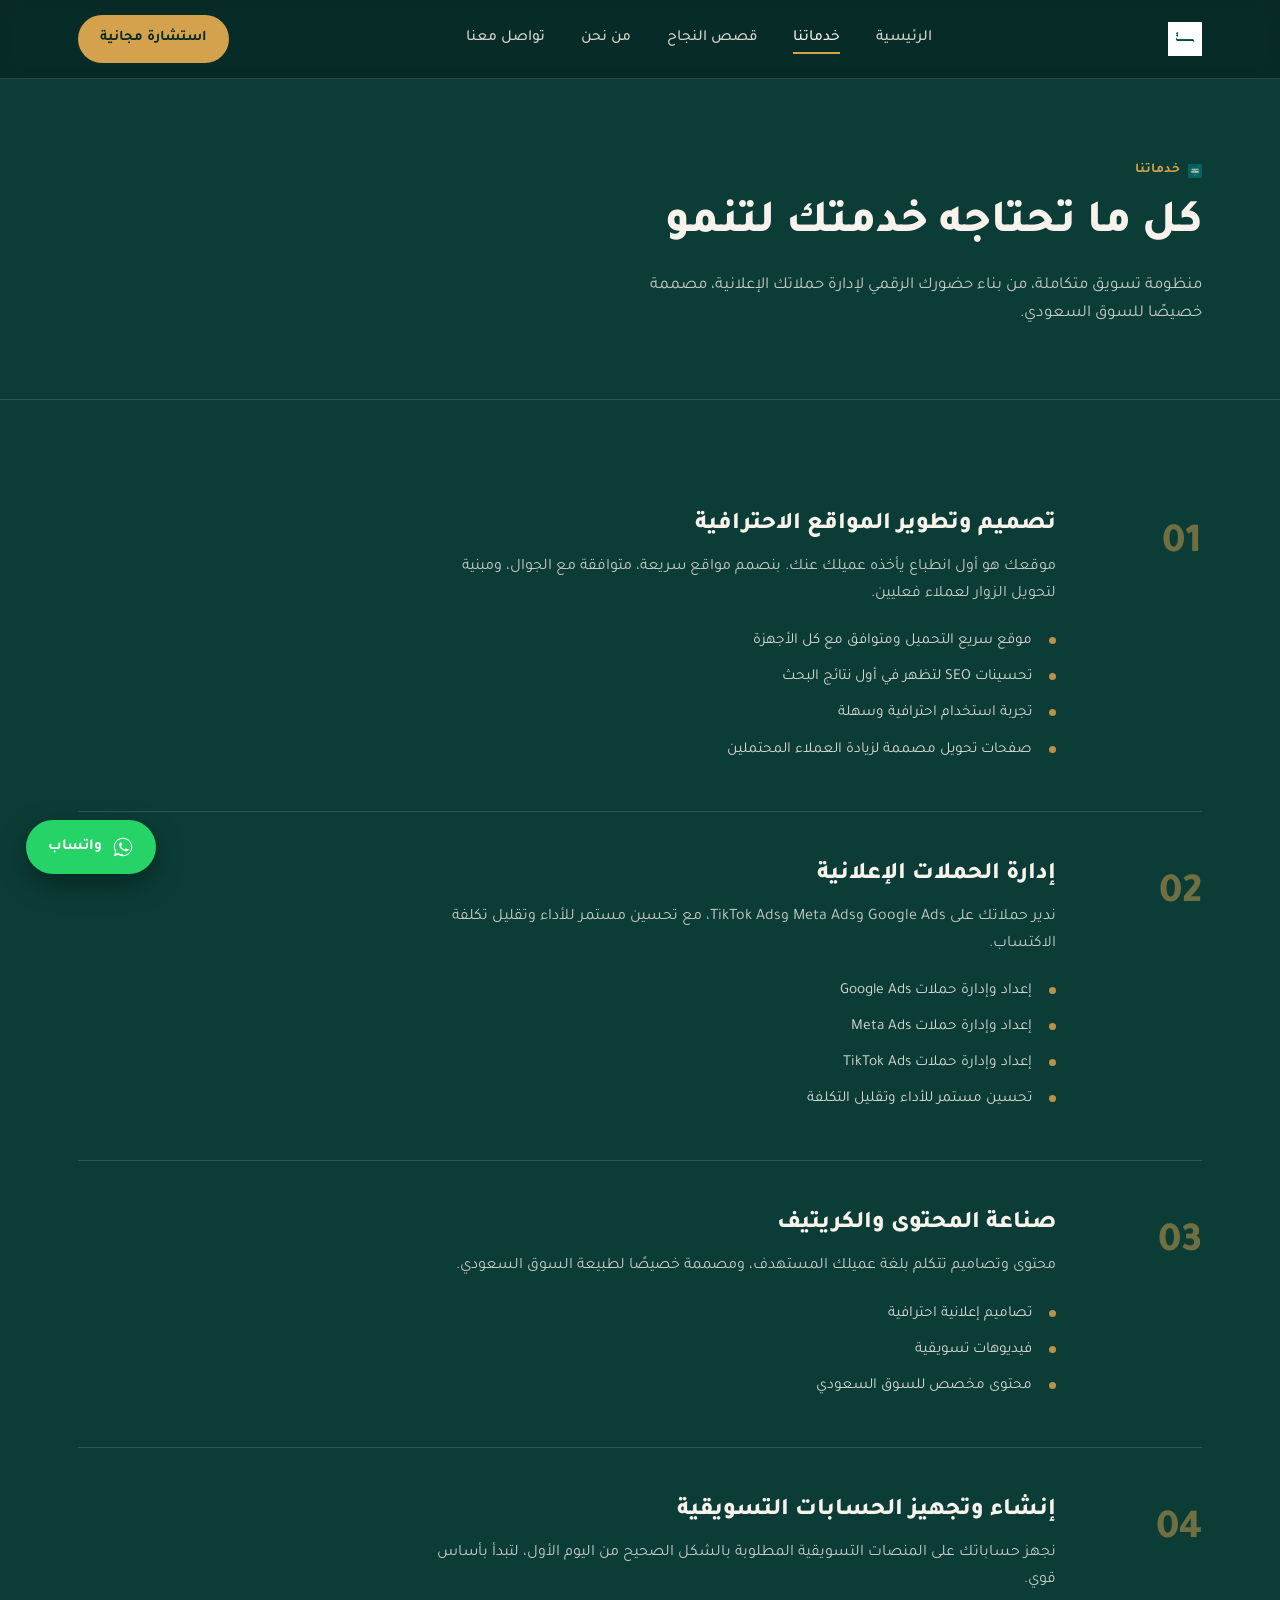
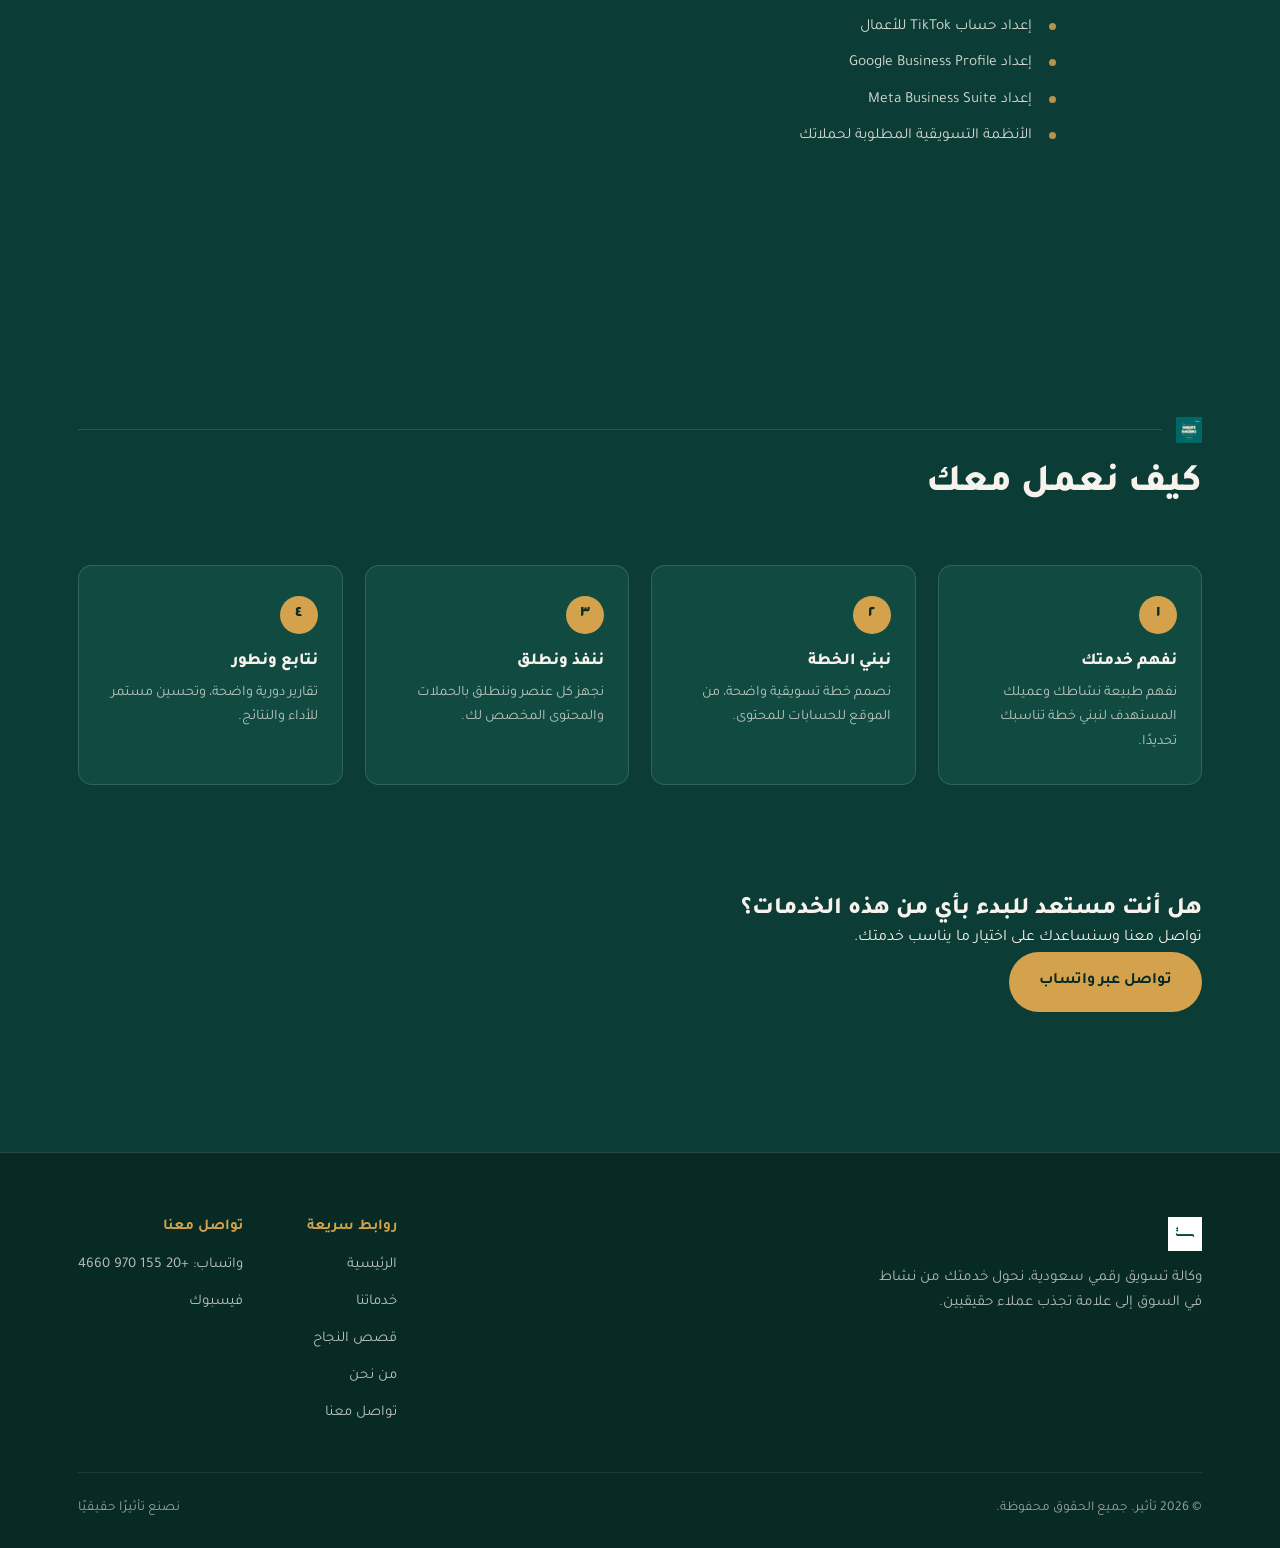
<file: services.html>
<!DOCTYPE html>
<html lang="ar" dir="rtl">
<head>
<meta charset="UTF-8">
<meta name="viewport" content="width=device-width, initial-scale=1.0">
<title>خدماتنا | تأثير</title>
<meta name="description" content="خدمات تأثير: تصميم مواقع، إدارة حملات إعلانية، صناعة محتوى، وإنشاء حسابات تسويقية للشركات في السعودية.">
<link rel="icon" href="images/mark.png" type="image/png">
<link rel="apple-touch-icon" href="images/logo.png">
<meta name="theme-color" content="#0B3D36">
<meta property="og:type" content="website">
<meta property="og:locale" content="ar_SA">
<meta property="og:site_name" content="تأثير">
<meta property="og:title" content="خدماتنا | تأثير">
<meta property="og:description" content="خدمات تأثير: تصميم مواقع، إدارة حملات إعلانية، صناعة محتوى، وإنشاء حسابات تسويقية للشركات في السعودية.">
<meta property="og:image" content="https://mohamedsa3d04.github.io/Taathier-Website/images/hero.png">
<meta property="og:url" content="https://mohamedsa3d04.github.io/Taathier-Website/services.html">
<meta name="twitter:card" content="summary_large_image">
<link rel="canonical" href="https://mohamedsa3d04.github.io/Taathier-Website/services.html">
<link rel="stylesheet" href="css/style.css">
<link rel="stylesheet" href="css/inner.css">
</head>
<body>

<a href="#main-content" class="skip-link">انتقل إلى المحتوى</a>

<header class="site-header">
  <div class="wrap">
    <a href="index.html" class="brand">
      <img src="images/logo.png" alt="تأثير">
    </a>
    <nav class="main-nav">
      <ul>
        <li><a href="index.html">الرئيسية</a></li>
        <li><a href="services.html" class="active">خدماتنا</a></li>
        <li><a href="case-studies.html">قصص النجاح</a></li>
        <li><a href="about.html">من نحن</a></li>
        <li><a href="contact.html">تواصل معنا</a></li>
      </ul>
    </nav>
    <a href="https://wa.me/201559704660" class="nav-cta" target="_blank" rel="noopener">
      استشارة مجانية
    </a>
    <button class="nav-toggle" aria-label="فتح القائمة">☰</button>
  </div>
</header>

<!-- ===================== PAGE HERO ===================== -->
<main id="main-content">
<section class="page-hero">
  <div class="wrap">
    <div class="eyebrow">
      <img src="images/mark.png" class="mark" alt="">
      خدماتنا
    </div>
    <h1>كل ما تحتاجه خدمتك لتنمو</h1>
    <p>منظومة تسويق متكاملة، من بناء حضورك الرقمي لإدارة حملاتك الإعلانية، مصممة خصيصًا للسوق السعودي.</p>
  </div>
</section>

<!-- ===================== SERVICE DETAIL BLOCKS ===================== -->
<section class="section">
  <div class="wrap">

    <div class="service-detail">
      <div class="service-detail-num">01</div>
      <div class="service-detail-body">
        <h2>تصميم وتطوير المواقع الاحترافية</h2>
        <p>موقعك هو أول انطباع يأخذه عميلك عنك. بنصمم مواقع سريعة، متوافقة مع الجوال، ومبنية لتحويل الزوار لعملاء فعليين.</p>
        <ul class="detail-list">
          <li>موقع سريع التحميل ومتوافق مع كل الأجهزة</li>
          <li>تحسينات SEO لتظهر في أول نتائج البحث</li>
          <li>تجربة استخدام احترافية وسهلة</li>
          <li>صفحات تحويل مصممة لزيادة العملاء المحتملين</li>
        </ul>
      </div>
    </div>

    <div class="service-detail">
      <div class="service-detail-num">02</div>
      <div class="service-detail-body">
        <h2>إدارة الحملات الإعلانية</h2>
        <p>ندير حملاتك على Google Ads وMeta Ads وTikTok Ads، مع تحسين مستمر للأداء وتقليل تكلفة الاكتساب.</p>
        <ul class="detail-list">
          <li>إعداد وإدارة حملات Google Ads</li>
          <li>إعداد وإدارة حملات Meta Ads</li>
          <li>إعداد وإدارة حملات TikTok Ads</li>
          <li>تحسين مستمر للأداء وتقليل التكلفة</li>
        </ul>
      </div>
    </div>

    <div class="service-detail">
      <div class="service-detail-num">03</div>
      <div class="service-detail-body">
        <h2>صناعة المحتوى والكريتيف</h2>
        <p>محتوى وتصاميم تتكلم بلغة عميلك المستهدف، ومصممة خصيصًا لطبيعة السوق السعودي.</p>
        <ul class="detail-list">
          <li>تصاميم إعلانية احترافية</li>
          <li>فيديوهات تسويقية</li>
          <li>محتوى مخصص للسوق السعودي</li>
        </ul>
      </div>
    </div>

    <div class="service-detail">
      <div class="service-detail-num">04</div>
      <div class="service-detail-body">
        <h2>إنشاء وتجهيز الحسابات التسويقية</h2>
        <p>نجهز حساباتك على المنصات التسويقية المطلوبة بالشكل الصحيح من اليوم الأول، لتبدأ بأساس قوي.</p>
        <ul class="detail-list">
          <li>إعداد حساب TikTok للأعمال</li>
          <li>إعداد Google Business Profile</li>
          <li>إعداد Meta Business Suite</li>
          <li>الأنظمة التسويقية المطلوبة لحملاتك</li>
        </ul>
      </div>
    </div>

  </div>
</section>

<!-- ===================== PROCESS ===================== -->
<section class="section process-section">
  <div class="wrap">
    <div class="mark-divider">
      <img src="images/mark.png" class="mark-icon" alt="">
      <span class="line"></span>
    </div>
    <div class="section-head">
      <h2>كيف نعمل معك</h2>
    </div>
    <div class="process-grid">
      <div class="process-step">
        <span class="step-num">١</span>
        <h3>نفهم خدمتك</h3>
        <p>نفهم طبيعة نشاطك وعميلك المستهدف لنبني خطة تناسبك تحديدًا.</p>
      </div>
      <div class="process-step">
        <span class="step-num">٢</span>
        <h3>نبني الخطة</h3>
        <p>نصمم خطة تسويقية واضحة، من الموقع للحسابات للمحتوى.</p>
      </div>
      <div class="process-step">
        <span class="step-num">٣</span>
        <h3>ننفذ ونطلق</h3>
        <p>نجهز كل عنصر وننطلق بالحملات والمحتوى المخصص لك.</p>
      </div>
      <div class="process-step">
        <span class="step-num">٤</span>
        <h3>نتابع ونطور</h3>
        <p>تقارير دورية واضحة، وتحسين مستمر للأداء والنتائج.</p>
      </div>
    </div>
  </div>
</section>

<!-- ===================== CTA BAND ===================== -->
<section class="cta-band">
  <div class="wrap cta-band-inner">
    <div>
      <h2>هل أنت مستعد للبدء بأي من هذه الخدمات؟</h2>
      <p>تواصل معنا وسنساعدك على اختيار ما يناسب خدمتك.</p>
    </div>
    <a href="https://wa.me/201559704660" class="btn btn-primary" target="_blank" rel="noopener">
      تواصل عبر واتساب
    </a>
  </div>
</section>
</main>

<footer class="site-footer">
  <div class="wrap">
    <div class="footer-top">
      <div class="footer-brand">
        <a href="index.html" class="brand"><img src="images/logo.png" alt="تأثير"></a>
        <p>وكالة تسويق رقمي سعودية، نحول خدمتك من نشاط في السوق إلى علامة تجذب عملاء حقيقيين.</p>
      </div>
      <div class="footer-links">
        <div class="footer-col">
          <h4>روابط سريعة</h4>
          <ul>
            <li><a href="index.html">الرئيسية</a></li>
            <li><a href="services.html">خدماتنا</a></li>
            <li><a href="case-studies.html">قصص النجاح</a></li>
            <li><a href="about.html">من نحن</a></li>
            <li><a href="contact.html">تواصل معنا</a></li>
          </ul>
        </div>
        <div class="footer-col">
          <h4>تواصل معنا</h4>
          <ul>
            <li><a href="https://wa.me/201559704660" target="_blank" rel="noopener">واتساب: +20 155 970 4660</a></li>
            <li><a href="https://www.facebook.com/taathier4marketing" target="_blank" rel="noopener">فيسبوك</a></li>
          </ul>
        </div>
      </div>
    </div>
    <div class="footer-bottom">
      <span>© 2026 تأثير. جميع الحقوق محفوظة.</span>
      <span>نصنع تأثيرًا حقيقيًا</span>
    </div>
  </div>
</footer>

<a href="https://wa.me/201559704660" class="wa-float" target="_blank" rel="noopener" aria-label="تواصل عبر واتساب">
  <svg viewBox="0 0 24 24" fill="currentColor"><path d="M17.5 14.4c-.3-.1-1.7-.8-1.9-.9-.3-.1-.4-.1-.6.1-.2.3-.7.9-.8 1-.2.2-.3.2-.5.1-.3-.1-1.2-.4-2.2-1.3-.8-.7-1.4-1.6-1.6-1.9-.2-.3 0-.5.1-.6.1-.1.3-.3.4-.5.1-.1.2-.3.3-.4.1-.2 0-.3 0-.5C11 9.3 10.5 8 10.3 7.6c-.2-.4-.4-.4-.6-.4h-.5c-.2 0-.5.1-.7.3-.2.3-.9.9-.9 2.1 0 1.2.9 2.4 1 2.6.1.2 1.8 2.8 4.4 3.8.6.3 1.1.4 1.5.5.6.2 1.2.2 1.6.1.5-.1 1.7-.7 1.9-1.3.2-.6.2-1.1.2-1.2-.1-.1-.2-.2-.5-.3z"/><path d="M12 2C6.5 2 2 6.5 2 12c0 1.9.5 3.6 1.4 5.2L2 22l4.9-1.3c1.5.8 3.2 1.3 5.1 1.3 5.5 0 10-4.5 10-10S17.5 2 12 2zm0 18c-1.7 0-3.3-.5-4.6-1.3l-.3-.2-3.3.9.9-3.2-.2-.3C3.6 14.6 3 13.3 3 12c0-5 4-9 9-9s9 4 9 9-4 9-9 9z"/></svg>
  واتساب
</a>

<script src="js/main.js"></script>
</body>
</html>
</file>
<file: css/style.css>
/* ==========================================================================
   تأثير — Design Tokens
   ========================================================================== */

@import url('https://fonts.googleapis.com/css2?family=Tajawal:wght@400;500;700;800&display=swap');

:root {
  /* Color */
  --teal-deep:   #0B3D36;   /* primary background */
  --teal-black:  #082A25;   /* deepest contrast / footer */
  --teal-mid:    #114A41;   /* card surface on dark */
  --cream:       #F0E6D8;   /* light surface, logo card */
  --cream-text:  #F7F3EC;   /* body text on dark */
  --gold:        #D4A24C;   /* accent, CTAs, highlights */
  --gold-dim:    #B98B3B;   /* gold hover/active */
  --ink:         #0B3D36;   /* body text on light */
  --line:        rgba(247, 243, 236, 0.14);

  /* Type */
  --font-display: 'Tajawal', sans-serif;
  --font-body: 'Tajawal', sans-serif;

  /* Layout */
  --max-w: 1180px;
  --radius: 14px;
  --radius-lg: 22px;
}

* { box-sizing: border-box; }

html {
  scroll-behavior: smooth;
}

@media (prefers-reduced-motion: reduce) {
  html { scroll-behavior: auto; }
  * { animation-duration: 0.01ms !important; animation-iteration-count: 1 !important; transition-duration: 0.01ms !important; }
}

body {
  margin: 0;
  font-family: var(--font-body);
  background: var(--teal-deep);
  color: var(--cream-text);
  direction: rtl;
  text-align: right;
  line-height: 1.7;
  -webkit-font-smoothing: antialiased;
}

.skip-link {
  position: absolute;
  top: -100%;
  right: 16px;
  z-index: 200;
  padding: 10px 18px;
  background: var(--gold);
  color: var(--teal-black);
  font-weight: 700;
  border-radius: 0 0 var(--radius) var(--radius);
  transition: top 0.2s ease;
}

.skip-link:focus {
  top: 0;
}

img { max-width: 100%; display: block; }
a { color: inherit; text-decoration: none; }
ul { margin: 0; padding: 0; list-style: none; }

:focus-visible {
  outline: 2px solid var(--gold);
  outline-offset: 3px;
}

.wrap {
  max-width: var(--max-w);
  margin: 0 auto;
  padding: 0 28px;
}

h1, h2, h3, h4 {
  font-family: var(--font-display);
  font-weight: 800;
  margin: 0;
  line-height: 1.25;
}

p { margin: 0; }

.eyebrow {
  display: inline-flex;
  align-items: center;
  gap: 8px;
  font-size: 0.85rem;
  font-weight: 700;
  color: var(--gold);
  letter-spacing: 0.02em;
  margin-bottom: 14px;
}

.eyebrow .mark { width: 14px; height: 14px; opacity: 0.9; }

/* ==========================================================================
   Brand mark motif — used as recurring divider / accent (from logo)
   ========================================================================== */

.mark-divider {
  display: flex;
  align-items: center;
  gap: 14px;
  margin: 0 0 18px;
}

.mark-divider .mark-icon {
  width: 26px;
  height: auto;
  flex-shrink: 0;
}

.mark-divider .line {
  flex: 1;
  height: 1px;
  background: var(--line);
}

/* ==========================================================================
   Header / Nav
   ========================================================================== */

.site-header {
  position: sticky;
  top: 0;
  z-index: 100;
  background: rgba(8, 42, 37, 0.92);
  backdrop-filter: blur(10px);
  border-bottom: 1px solid var(--line);
  transition: box-shadow 0.25s ease, background 0.25s ease;
}

.site-header.scrolled {
  background: rgba(8, 42, 37, 0.98);
  box-shadow: 0 8px 24px rgba(0, 0, 0, 0.22);
}

.site-header .wrap {
  display: flex;
  align-items: center;
  justify-content: space-between;
  height: 78px;
}

.brand {
  display: flex;
  align-items: center;
  gap: 10px;
  font-weight: 800;
  font-size: 1.15rem;
}

.brand img { height: 34px; width: auto; }

.main-nav ul {
  display: flex;
  align-items: center;
  gap: 36px;
}

.main-nav a {
  font-weight: 500;
  font-size: 0.97rem;
  color: var(--cream-text);
  opacity: 0.85;
  transition: opacity 0.2s ease;
  position: relative;
  padding: 6px 0;
}

.main-nav a:hover { opacity: 1; }

.main-nav a.active { opacity: 1; }
.main-nav a.active::after {
  content: '';
  position: absolute;
  bottom: -2px;
  right: 0;
  left: 0;
  height: 2px;
  background: var(--gold);
}

.nav-cta {
  display: inline-flex;
  align-items: center;
  gap: 8px;
  background: var(--gold);
  color: var(--teal-black);
  font-weight: 700;
  font-size: 0.92rem;
  padding: 11px 22px;
  border-radius: 100px;
  transition: background 0.2s ease, transform 0.2s ease;
}

.nav-cta:hover { background: var(--cream); transform: translateY(-1px); }

.nav-toggle {
  display: none;
  background: none;
  border: none;
  color: var(--cream-text);
  font-size: 1.6rem;
  cursor: pointer;
}

/* ==========================================================================
   Buttons
   ========================================================================== */

.btn {
  display: inline-flex;
  align-items: center;
  gap: 10px;
  font-weight: 700;
  font-size: 1rem;
  padding: 16px 30px;
  border-radius: 100px;
  transition: background 0.2s ease, transform 0.2s ease, box-shadow 0.2s ease;
  border: none;
  cursor: pointer;
}

.btn-primary {
  background: var(--gold);
  color: var(--teal-black);
}
.btn-primary:hover {
  background: var(--cream);
  transform: translateY(-2px);
  box-shadow: 0 12px 28px rgba(212, 162, 76, 0.25);
}

.btn-ghost {
  background: transparent;
  color: var(--cream-text);
  border: 1.5px solid var(--line);
}
.btn-ghost:hover {
  border-color: var(--gold);
  color: var(--gold);
}

/* ==========================================================================
   Footer
   ========================================================================== */

.site-footer {
  background: var(--teal-black);
  border-top: 1px solid var(--line);
  padding: 64px 0 28px;
  margin-top: 140px;
}

.footer-top {
  display: flex;
  justify-content: space-between;
  gap: 48px;
  padding-bottom: 44px;
  flex-wrap: wrap;
}

.footer-brand { max-width: 340px; }
.footer-brand .brand { margin-bottom: 14px; }
.footer-brand p { opacity: 0.7; font-size: 0.95rem; }

.footer-links {
  display: flex;
  gap: 64px;
  flex-wrap: wrap;
}

.footer-col h4 {
  font-size: 0.95rem;
  color: var(--gold);
  margin-bottom: 16px;
  font-weight: 700;
}

.footer-col ul { display: flex; flex-direction: column; gap: 10px; }
.footer-col a { opacity: 0.75; font-size: 0.93rem; transition: opacity 0.2s; }
.footer-col a:hover { opacity: 1; color: var(--gold); }

.footer-bottom {
  border-top: 1px solid var(--line);
  padding-top: 24px;
  display: flex;
  justify-content: space-between;
  align-items: center;
  flex-wrap: wrap;
  gap: 12px;
  font-size: 0.85rem;
  opacity: 0.6;
}

/* ==========================================================================
   WhatsApp Floating Button
   ========================================================================== */

.wa-float {
  position: fixed;
  bottom: 26px;
  left: 26px;
  z-index: 200;
  display: flex;
  align-items: center;
  gap: 10px;
  background: #25D366;
  color: #fff;
  padding: 14px 22px;
  border-radius: 100px;
  font-weight: 700;
  font-size: 0.95rem;
  box-shadow: 0 10px 28px rgba(0,0,0,0.35);
  transition: transform 0.2s ease;
}
.wa-float:hover { transform: translateY(-3px); }
.wa-float svg { width: 22px; height: 22px; flex-shrink: 0; }

/* ==========================================================================
   Section utility
   ========================================================================== */

.section {
  padding: 110px 0;
}

.section-head {
  max-width: 640px;
  margin-bottom: 56px;
}

.section-head h2 {
  font-size: clamp(1.8rem, 3vw, 2.5rem);
  margin-bottom: 16px;
}

.section-head p {
  font-size: 1.05rem;
  opacity: 0.78;
}

@media (max-width: 880px) {
  .main-nav { display: none; }
  .main-nav.open {
    display: block;
    position: absolute;
    top: 78px;
    right: 0;
    left: 0;
    background: var(--teal-black);
    border-bottom: 1px solid var(--line);
    padding: 20px 28px 28px;
  }
  .main-nav.open ul { flex-direction: column; align-items: flex-start; gap: 18px; }
  .nav-toggle { display: block; }
  .nav-cta { display: none; }
  .section { padding: 72px 0; }
  .footer-top { flex-direction: column; }
}
</file>
<file: css/home.css>
/* ==========================================================================
   Homepage
   ========================================================================== */

.hero {
  position: relative;
  padding: 90px 0 100px;
  overflow: hidden;
}

.hero::before {
  content: '';
  position: absolute;
  inset: -20% -10% auto auto;
  width: 600px;
  height: 600px;
  background: radial-gradient(circle, rgba(212,162,76,0.16) 0%, transparent 70%);
  pointer-events: none;
}

.hero-grid {
  display: grid;
  grid-template-columns: 1.05fr 0.95fr;
  gap: 56px;
  align-items: center;
  position: relative;
}

.hero-copy h1 {
  font-size: clamp(2.3rem, 4.2vw, 3.4rem);
  margin-bottom: 22px;
}

.hero-copy h1 .accent { color: var(--gold); }

.hero-sub {
  font-size: 1.1rem;
  opacity: 0.82;
  max-width: 540px;
  margin-bottom: 34px;
}

.hero-actions {
  display: flex;
  gap: 16px;
  flex-wrap: wrap;
  margin-bottom: 40px;
}

.hero-trust {
  display: flex;
  align-items: baseline;
  gap: 12px;
}

.hero-trust strong {
  font-family: var(--font-display);
  font-size: 2rem;
  color: var(--gold);
}

.hero-trust span {
  font-size: 0.92rem;
  opacity: 0.7;
  max-width: 220px;
}

.hero-visual {
  position: relative;
}

.hero-visual img {
  border-radius: var(--radius-lg);
  box-shadow: 0 30px 70px rgba(0,0,0,0.4);
}

/* ===================== Stats Strip ===================== */

.stats-strip {
  background: var(--teal-mid);
  border-top: 1px solid var(--line);
  border-bottom: 1px solid var(--line);
}

.stats-grid {
  display: grid;
  grid-template-columns: repeat(4, 1fr);
  gap: 24px;
  padding: 44px 0;
}

.stat {
  display: flex;
  flex-direction: column;
  gap: 6px;
  text-align: center;
  border-left: 1px solid var(--line);
}

.stat:last-child { border-left: none; }

.stat-num {
  font-family: var(--font-display);
  font-weight: 800;
  font-size: 2.1rem;
  color: var(--gold);
}

.stat-label {
  font-size: 0.85rem;
  opacity: 0.72;
  padding: 0 12px;
}

/* ===================== Services ===================== */

.services-grid {
  display: grid;
  grid-template-columns: repeat(4, 1fr);
  gap: 22px;
}

.service-card {
  background: var(--teal-mid);
  border: 1px solid var(--line);
  border-radius: var(--radius);
  padding: 32px 26px;
  transition: transform 0.25s ease, border-color 0.25s ease;
}

.service-card:hover {
  transform: translateY(-6px);
  border-color: var(--gold);
}

.service-icon {
  width: 52px;
  height: 52px;
  margin-bottom: 18px;
  border-radius: 14px;
  background: rgba(212,162,76,0.14);
  border: 1px solid rgba(212,162,76,0.28);
  display: flex;
  align-items: center;
  justify-content: center;
  color: var(--gold);
}

.service-icon svg {
  width: 26px;
  height: 26px;
}

.service-card h3 {
  font-size: 1.08rem;
  margin-bottom: 10px;
}

.service-card p {
  font-size: 0.92rem;
  opacity: 0.72;
}

/* ===================== Why Us ===================== */

.why-grid {
  display: grid;
  grid-template-columns: repeat(2, 1fr);
  gap: 20px;
}

.why-item {
  display: flex;
  align-items: flex-start;
  gap: 14px;
  background: var(--teal-mid);
  border: 1px solid var(--line);
  border-radius: var(--radius);
  padding: 22px 24px;
}

.why-check {
  flex-shrink: 0;
  width: 28px;
  height: 28px;
  border-radius: 50%;
  background: rgba(212,162,76,0.18);
  color: var(--gold);
  display: flex;
  align-items: center;
  justify-content: center;
  font-weight: 700;
  font-size: 0.9rem;
}

.why-item p { font-size: 0.97rem; opacity: 0.88; }

/* ===================== Testimonials ===================== */

.testimonials-section {
  background: var(--teal-mid);
  border-top: 1px solid var(--line);
  border-bottom: 1px solid var(--line);
}

.testimonials-grid {
  display: grid;
  grid-template-columns: repeat(3, 1fr);
  gap: 22px;
}

.testimonial-card {
  background: var(--teal-deep);
  border: 1px solid var(--line);
  border-radius: var(--radius);
  padding: 30px 26px;
  display: flex;
  flex-direction: column;
  gap: 18px;
  transition: transform 0.25s ease, border-color 0.25s ease;
}

.testimonial-card:hover {
  transform: translateY(-4px);
  border-color: rgba(212,162,76,0.45);
}

.testimonial-quote {
  font-size: 0.97rem;
  opacity: 0.88;
  line-height: 1.8;
}

.testimonial-quote::before {
  content: '«';
  color: var(--gold);
  font-size: 1.4rem;
  margin-left: 4px;
}

.testimonial-meta {
  margin-top: auto;
  padding-top: 16px;
  border-top: 1px solid var(--line);
}

.testimonial-meta strong {
  display: block;
  font-size: 0.95rem;
  margin-bottom: 4px;
}

.testimonial-meta span {
  font-size: 0.82rem;
  opacity: 0.65;
}

.testimonial-result {
  display: inline-block;
  margin-top: 10px;
  padding: 4px 12px;
  border-radius: 999px;
  background: rgba(212,162,76,0.14);
  color: var(--gold);
  font-size: 0.78rem;
  font-weight: 700;
}

/* ===================== CTA Band ===================== */

.cta-band {
  background: linear-gradient(135deg, var(--gold) 0%, var(--gold-dim) 100%);
  border-radius: var(--radius-lg);
  margin: 0 28px;
  max-width: calc(var(--max-w) - 56px);
  margin-inline: auto;
}

.cta-band-inner {
  display: flex;
  align-items: center;
  justify-content: space-between;
  gap: 30px;
  padding: 56px 50px;
  flex-wrap: wrap;
}

.cta-band-inner h2 {
  color: var(--teal-black);
  font-size: clamp(1.5rem, 2.5vw, 2rem);
  margin-bottom: 8px;
}

.cta-band-inner p {
  color: var(--teal-black);
  opacity: 0.75;
  font-size: 1rem;
}

.cta-band .btn-primary {
  background: var(--teal-black);
  color: var(--cream-text);
  flex-shrink: 0;
}
.cta-band .btn-primary:hover {
  background: var(--teal-deep);
  box-shadow: 0 12px 28px rgba(8,42,37,0.3);
}

@media (max-width: 980px) {
  .hero-grid { grid-template-columns: 1fr; }
  .hero-visual { order: -1; }
  .stats-grid { grid-template-columns: repeat(2, 1fr); }
  .stat:nth-child(2) { border-left: none; }
  .services-grid { grid-template-columns: repeat(2, 1fr); }
  .why-grid { grid-template-columns: 1fr; }
  .testimonials-grid { grid-template-columns: 1fr; }
  .cta-band-inner { flex-direction: column; text-align: center; padding: 44px 28px; }
}

@media (max-width: 560px) {
  .services-grid { grid-template-columns: 1fr; }
  .stats-grid { grid-template-columns: repeat(2, 1fr); }
}
</file>
<file: css/inner.css>
/* ==========================================================================
   Inner pages — shared components (Services, About, Contact)
   ========================================================================== */

.page-hero {
  padding: 80px 0 70px;
  border-bottom: 1px solid var(--line);
}

.page-hero h1 {
  font-size: clamp(2rem, 3.6vw, 2.9rem);
  margin-bottom: 18px;
  max-width: 780px;
}

.page-hero p {
  font-size: 1.05rem;
  opacity: 0.78;
  max-width: 600px;
}

/* ===================== Service Detail Blocks ===================== */

.service-detail {
  display: grid;
  grid-template-columns: 110px 1fr;
  gap: 36px;
  padding: 48px 0;
  border-bottom: 1px solid var(--line);
}

.service-detail:first-child { padding-top: 0; }
.service-detail:last-child { border-bottom: none; }

.service-detail-num {
  font-family: var(--font-display);
  font-weight: 800;
  font-size: 2.6rem;
  color: var(--gold);
  opacity: 0.5;
}

.service-detail-body h2 {
  font-size: 1.5rem;
  margin-bottom: 14px;
}

.service-detail-body > p {
  font-size: 1rem;
  opacity: 0.78;
  max-width: 620px;
  margin-bottom: 20px;
}

.detail-list {
  display: flex;
  flex-direction: column;
  gap: 10px;
}

.detail-list li {
  position: relative;
  padding-right: 24px;
  font-size: 0.96rem;
  opacity: 0.85;
}

.detail-list li::before {
  content: '';
  position: absolute;
  right: 0;
  top: 9px;
  width: 7px;
  height: 7px;
  border-radius: 50%;
  background: var(--gold);
}

/* ===================== Process Steps ===================== */

.process-grid {
  display: grid;
  grid-template-columns: repeat(4, 1fr);
  gap: 22px;
}

.process-step {
  background: var(--teal-mid);
  border: 1px solid var(--line);
  border-radius: var(--radius);
  padding: 30px 24px;
}

.step-num {
  display: inline-flex;
  align-items: center;
  justify-content: center;
  width: 38px;
  height: 38px;
  border-radius: 50%;
  background: var(--gold);
  color: var(--teal-black);
  font-weight: 800;
  font-family: var(--font-display);
  margin-bottom: 18px;
}

.process-step h3 { font-size: 1.05rem; margin-bottom: 8px; }
.process-step p { font-size: 0.9rem; opacity: 0.72; }

/* ===================== About: Story ===================== */

.story-grid {
  display: grid;
  grid-template-columns: 1.2fr 0.8fr;
  gap: 60px;
  align-items: center;
}

.story-copy h2 { font-size: 2rem; margin-bottom: 22px; }
.story-copy p {
  font-size: 1.02rem;
  opacity: 0.8;
  margin-bottom: 18px;
}

.story-visual {
  background: var(--cream);
  border-radius: var(--radius-lg);
  padding: 14px;
  overflow: hidden;
}

.story-visual img { width: 100%; height: auto; display: block; border-radius: calc(var(--radius-lg) - 8px); }

/* ===================== About: Values ===================== */

.values-section { background: var(--teal-mid); border-top: 1px solid var(--line); border-bottom: 1px solid var(--line); }

.values-grid {
  display: grid;
  grid-template-columns: repeat(4, 1fr);
  gap: 20px;
}

.value-card {
  background: var(--teal-deep);
  border: 1px solid var(--line);
  border-radius: var(--radius);
  padding: 26px 22px;
}

.value-card h3 { font-size: 1rem; margin-bottom: 10px; }
.value-card p { font-size: 0.9rem; opacity: 0.72; }

/* ===================== Contact ===================== */

.contact-hero {
  padding: 100px 0;
  border-bottom: 1px solid var(--line);
  position: relative;
  overflow: hidden;
}

.contact-hero::before {
  content: '';
  position: absolute;
  inset: -30% 35% auto auto;
  width: 500px;
  height: 500px;
  background: radial-gradient(circle, rgba(212,162,76,0.14) 0%, transparent 70%);
  pointer-events: none;
}

.contact-hero-inner {
  text-align: center;
  max-width: 620px;
  margin: 0 auto;
  display: flex;
  flex-direction: column;
  align-items: center;
  position: relative;
}

.contact-hero-inner .eyebrow { justify-content: center; }

.contact-hero-inner h1 {
  font-size: clamp(2rem, 4vw, 2.8rem);
  margin-bottom: 16px;
}

.contact-hero-inner p {
  font-size: 1.05rem;
  opacity: 0.78;
  margin-bottom: 36px;
}

.btn-large {
  padding: 19px 38px;
  font-size: 1.05rem;
}

.contact-number {
  display: block;
  margin-top: 18px;
  font-size: 0.95rem;
  opacity: 0.6;
  direction: ltr;
}

.social-section { text-align: center; }
.social-inner {
  display: flex;
  flex-direction: column;
  align-items: center;
  gap: 22px;
}
.social-inner h2 { font-size: 1.6rem; }

/* ===================== Values banner image ===================== */

.values-banner {
  width: 100%;
  height: auto;
  border-radius: var(--radius-lg);
  margin-bottom: 48px;
}

/* ===================== CTA as inner section (About page pattern) ===================== */

.cta-section {
  padding-top: 0;
}

.cta-section .cta-band {
  margin: 0;
  max-width: none;
}

@media (max-width: 880px) {
  .service-detail { grid-template-columns: 1fr; gap: 14px; }
  .process-grid { grid-template-columns: repeat(2, 1fr); }
  .story-grid { grid-template-columns: 1fr; }
  .story-visual { order: -1; }
  .values-grid { grid-template-columns: repeat(2, 1fr); }
}

@media (max-width: 560px) {
  .process-grid { grid-template-columns: 1fr; }
  .values-grid { grid-template-columns: 1fr; }
}
</file>
<file: css/case-studies.css>
/* ==========================================================================
   Case Studies — listing & detail pages
   ========================================================================== */

/* ===================== Listing ===================== */

.cs-hero-stats {
  display: grid;
  grid-template-columns: repeat(4, 1fr);
  gap: 22px;
  padding: 44px 0;
  border-bottom: 1px solid var(--line);
}

.cs-grid {
  display: grid;
  grid-template-columns: repeat(3, 1fr);
  gap: 24px;
}

.cs-card {
  background: var(--teal-mid);
  border: 1px solid var(--line);
  border-radius: var(--radius-lg);
  overflow: hidden;
  transition: transform 0.25s ease, border-color 0.25s ease;
  display: flex;
  flex-direction: column;
}

.cs-card:hover {
  transform: translateY(-6px);
  border-color: rgba(212, 162, 76, 0.45);
}

.cs-card-thumb {
  position: relative;
  background: var(--cream);
  padding: 12px;
  aspect-ratio: 16 / 10;
  overflow: hidden;
}

.cs-card-thumb img {
  width: 100%;
  height: 100%;
  object-fit: cover;
  object-position: top center;
  border-radius: calc(var(--radius) - 4px);
}

.cs-card-badges {
  position: absolute;
  top: 20px;
  right: 20px;
  display: flex;
  flex-wrap: wrap;
  gap: 8px;
}

.cs-badge {
  display: inline-flex;
  align-items: center;
  padding: 5px 12px;
  border-radius: 999px;
  font-size: 0.74rem;
  font-weight: 700;
  background: rgba(8, 42, 37, 0.88);
  color: var(--cream-text);
  backdrop-filter: blur(6px);
}

.cs-badge--platform { color: var(--gold); }

.cs-card-body {
  padding: 26px 24px 28px;
  display: flex;
  flex-direction: column;
  flex: 1;
  gap: 14px;
}

.cs-card-body h2 {
  font-size: 1.15rem;
  line-height: 1.45;
}

.cs-card-body p {
  font-size: 0.92rem;
  opacity: 0.72;
  flex: 1;
}

.cs-card-metric {
  display: inline-flex;
  align-items: center;
  gap: 8px;
  padding: 8px 14px;
  border-radius: 999px;
  background: rgba(212, 162, 76, 0.14);
  color: var(--gold);
  font-size: 0.82rem;
  font-weight: 700;
  width: fit-content;
}

.cs-card-link {
  display: inline-flex;
  align-items: center;
  gap: 8px;
  font-size: 0.92rem;
  font-weight: 700;
  color: var(--gold);
  margin-top: 4px;
}

.cs-card-link:hover { color: var(--cream-text); }

/* ===================== Detail ===================== */

.cs-breadcrumb {
  display: flex;
  align-items: center;
  gap: 10px;
  font-size: 0.88rem;
  opacity: 0.65;
  margin-bottom: 22px;
}

.cs-breadcrumb a:hover { color: var(--gold); }

.cs-breadcrumb span { opacity: 0.5; }

.cs-detail-meta {
  display: flex;
  flex-wrap: wrap;
  gap: 10px;
  margin-bottom: 28px;
}

.cs-detail-layout {
  display: grid;
  grid-template-columns: 1fr 340px;
  gap: 48px;
  align-items: start;
}

.cs-screenshot-wrap {
  background: var(--cream);
  border-radius: var(--radius-lg);
  padding: 14px;
  margin-bottom: 36px;
}

.cs-screenshot-wrap img,
.cs-screenshot-btn {
  width: 100%;
  height: auto;
  display: block;
  border-radius: calc(var(--radius-lg) - 8px);
  cursor: zoom-in;
  border: none;
  padding: 0;
  background: none;
}

.cs-screenshot-caption {
  margin-top: 12px;
  font-size: 0.82rem;
  opacity: 0.55;
  text-align: center;
}

.cs-content-block {
  margin-bottom: 36px;
}

.cs-content-block h2 {
  font-size: 1.45rem;
  margin-bottom: 14px;
}

.cs-content-block p {
  font-size: 1rem;
  opacity: 0.8;
  margin-bottom: 14px;
  max-width: 680px;
}

.cs-sidebar {
  position: sticky;
  top: 98px;
  display: flex;
  flex-direction: column;
  gap: 18px;
}

.cs-sidebar-card {
  background: var(--teal-mid);
  border: 1px solid var(--line);
  border-radius: var(--radius);
  padding: 26px 22px;
}

.cs-sidebar-card h3 {
  font-size: 1rem;
  margin-bottom: 18px;
  padding-bottom: 14px;
  border-bottom: 1px solid var(--line);
}

.cs-fact {
  display: flex;
  justify-content: space-between;
  gap: 16px;
  padding: 10px 0;
  border-bottom: 1px solid var(--line);
  font-size: 0.9rem;
}

.cs-fact:last-child { border-bottom: none; }

.cs-fact span { opacity: 0.65; }

.cs-fact strong {
  text-align: left;
  direction: ltr;
}

.cs-metrics-grid {
  display: grid;
  grid-template-columns: repeat(4, 1fr);
  gap: 16px;
  margin-bottom: 36px;
}

.cs-metric-box {
  background: var(--teal-mid);
  border: 1px solid var(--line);
  border-radius: var(--radius);
  padding: 22px 18px;
  text-align: center;
}

.cs-metric-box .value {
  display: block;
  font-family: var(--font-display);
  font-weight: 800;
  font-size: 1.7rem;
  color: var(--gold);
  margin-bottom: 6px;
  direction: ltr;
}

.cs-metric-box .label {
  font-size: 0.82rem;
  opacity: 0.68;
}

.cs-list {
  display: flex;
  flex-direction: column;
  gap: 10px;
}

.cs-list li {
  position: relative;
  padding-right: 22px;
  font-size: 0.96rem;
  opacity: 0.85;
}

.cs-list li::before {
  content: '';
  position: absolute;
  right: 0;
  top: 10px;
  width: 7px;
  height: 7px;
  border-radius: 50%;
  background: var(--gold);
}

/* ===================== Lightbox ===================== */

.lightbox {
  position: fixed;
  inset: 0;
  z-index: 300;
  background: rgba(8, 42, 37, 0.94);
  display: flex;
  align-items: center;
  justify-content: center;
  padding: 28px;
  opacity: 0;
  visibility: hidden;
  transition: opacity 0.25s ease, visibility 0.25s ease;
}

.lightbox.open {
  opacity: 1;
  visibility: visible;
}

.lightbox img {
  max-width: min(1100px, 100%);
  max-height: 90vh;
  border-radius: var(--radius);
  box-shadow: 0 30px 80px rgba(0, 0, 0, 0.5);
}

.lightbox-close {
  position: absolute;
  top: 20px;
  left: 20px;
  width: 44px;
  height: 44px;
  border: 1px solid var(--line);
  border-radius: 50%;
  background: var(--teal-mid);
  color: var(--cream-text);
  font-size: 1.4rem;
  cursor: pointer;
  display: flex;
  align-items: center;
  justify-content: center;
}

.lightbox-close:hover { border-color: var(--gold); color: var(--gold); }

@media (max-width: 980px) {
  .cs-hero-stats { grid-template-columns: repeat(2, 1fr); }
  .cs-grid { grid-template-columns: 1fr; }
  .cs-detail-layout { grid-template-columns: 1fr; }
  .cs-sidebar { position: static; }
  .cs-metrics-grid { grid-template-columns: repeat(2, 1fr); }
}

@media (max-width: 560px) {
  .cs-hero-stats { grid-template-columns: 1fr; }
  .cs-metrics-grid { grid-template-columns: 1fr; }
}
</file>
